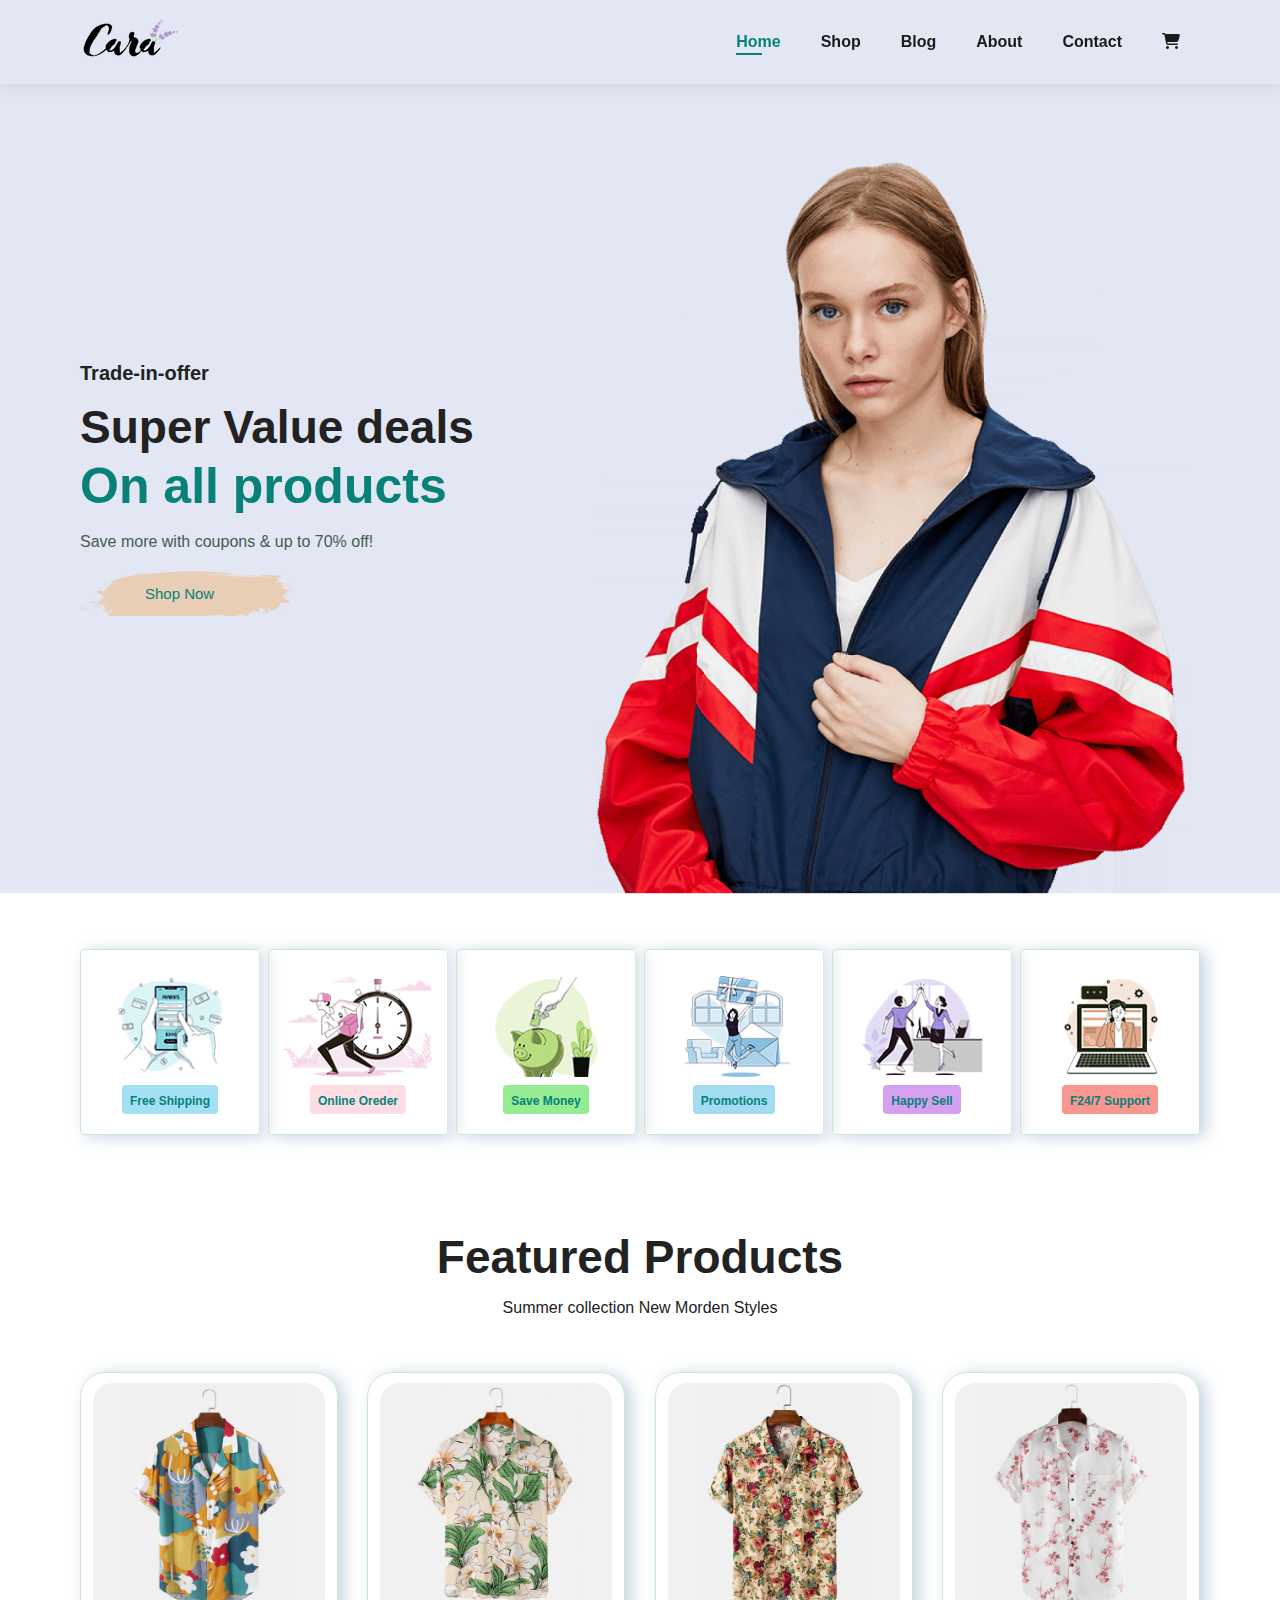
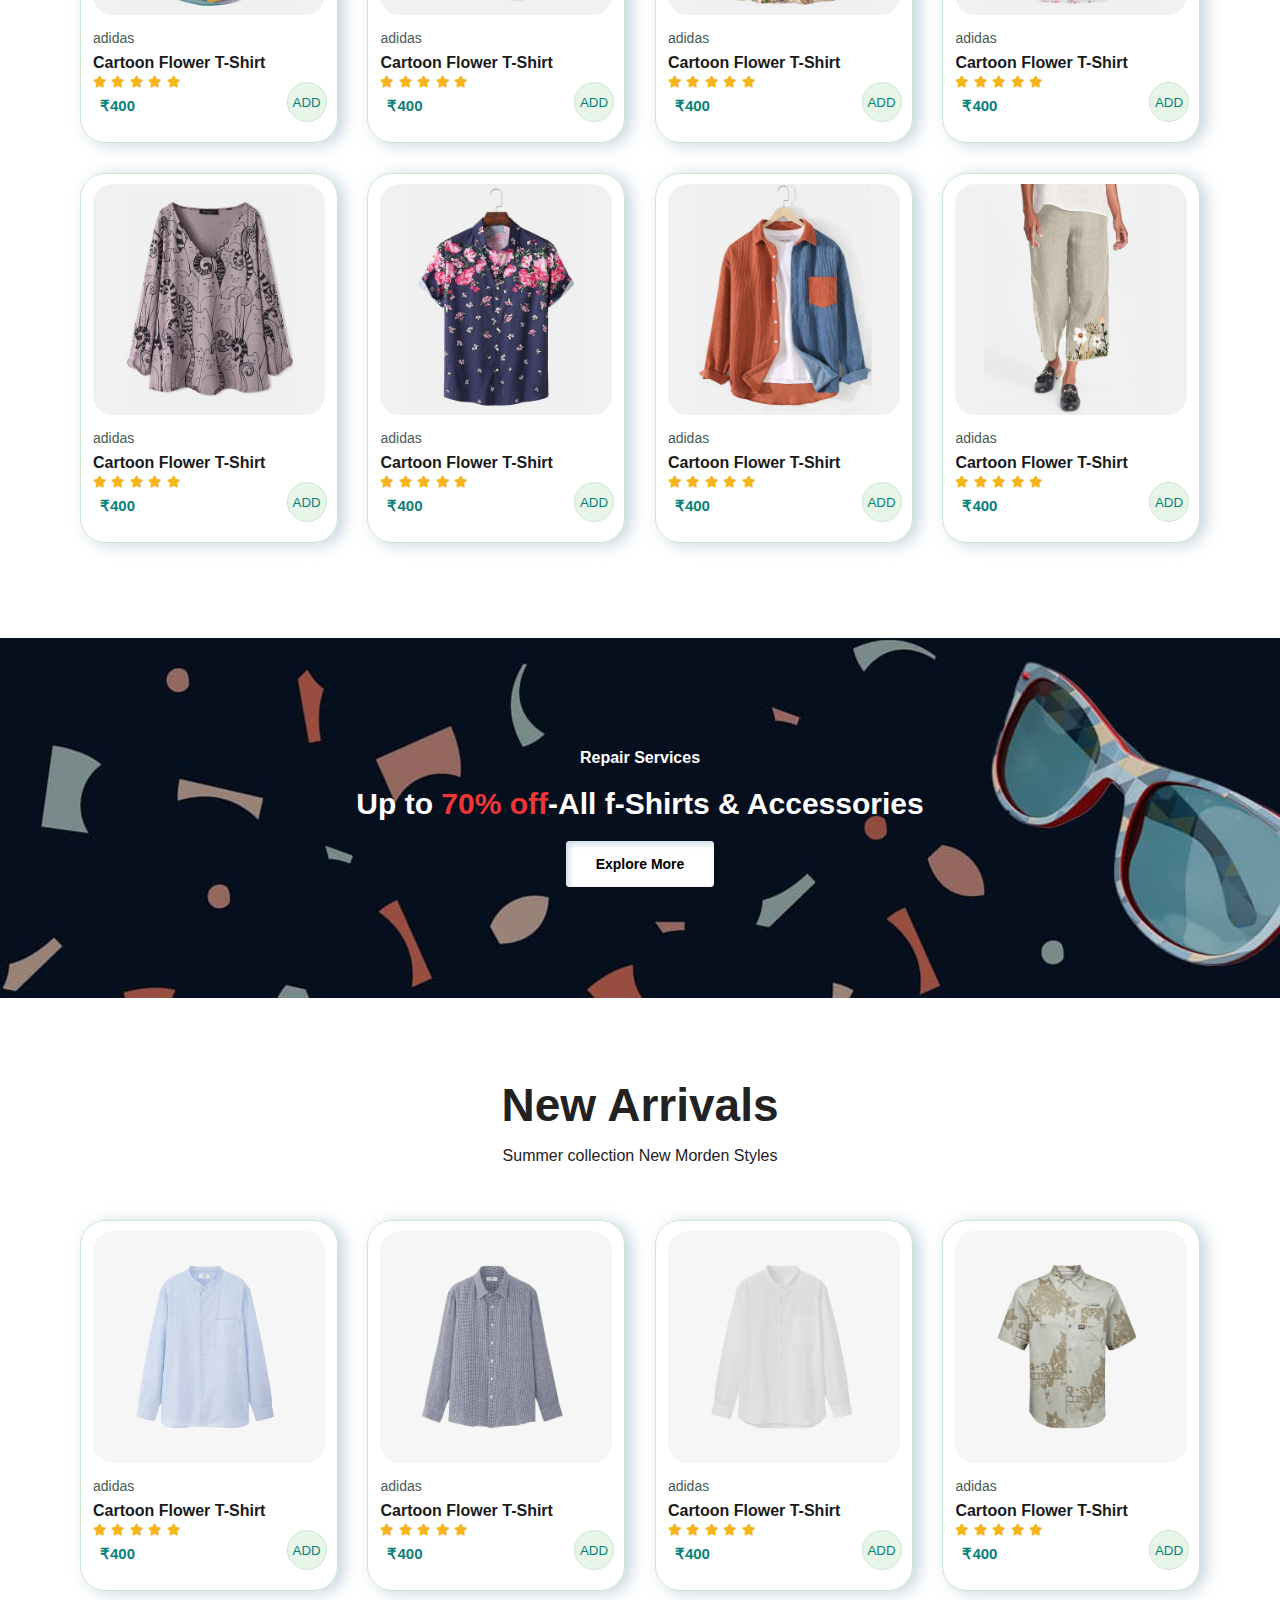
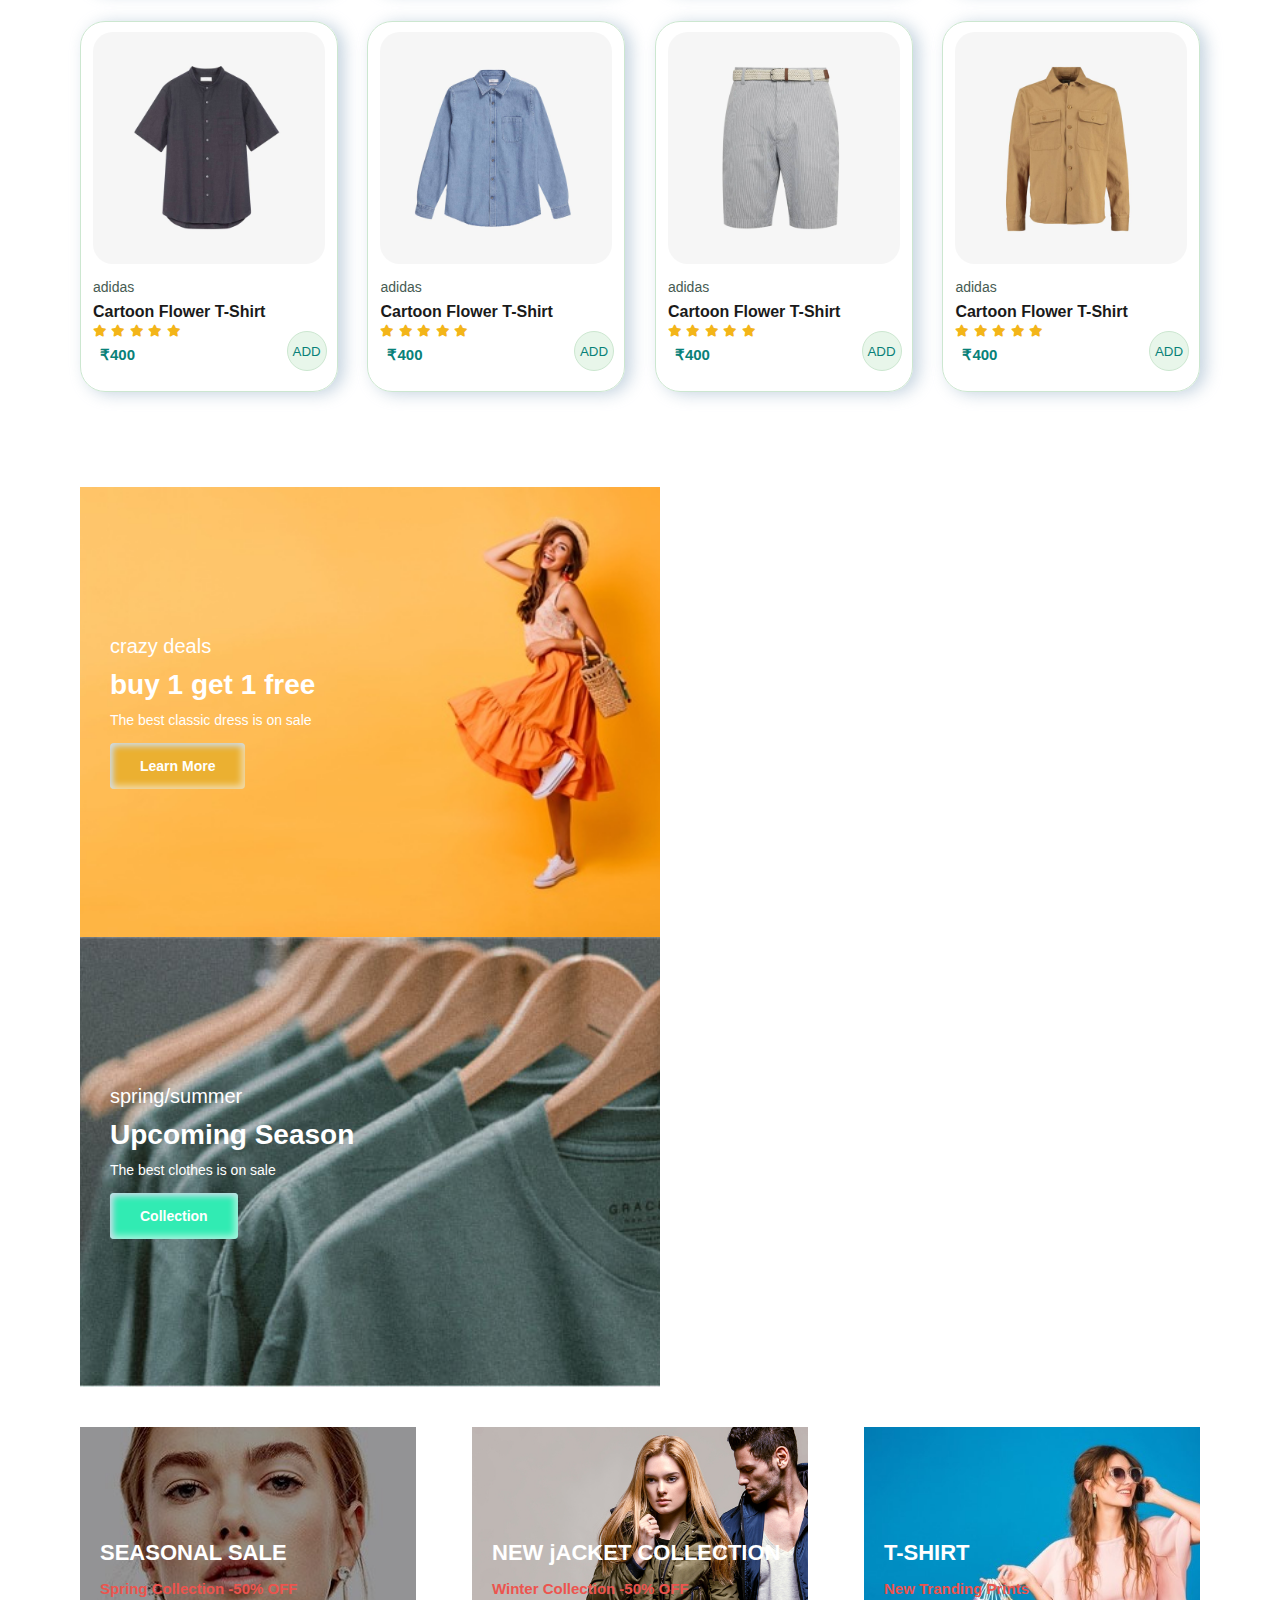
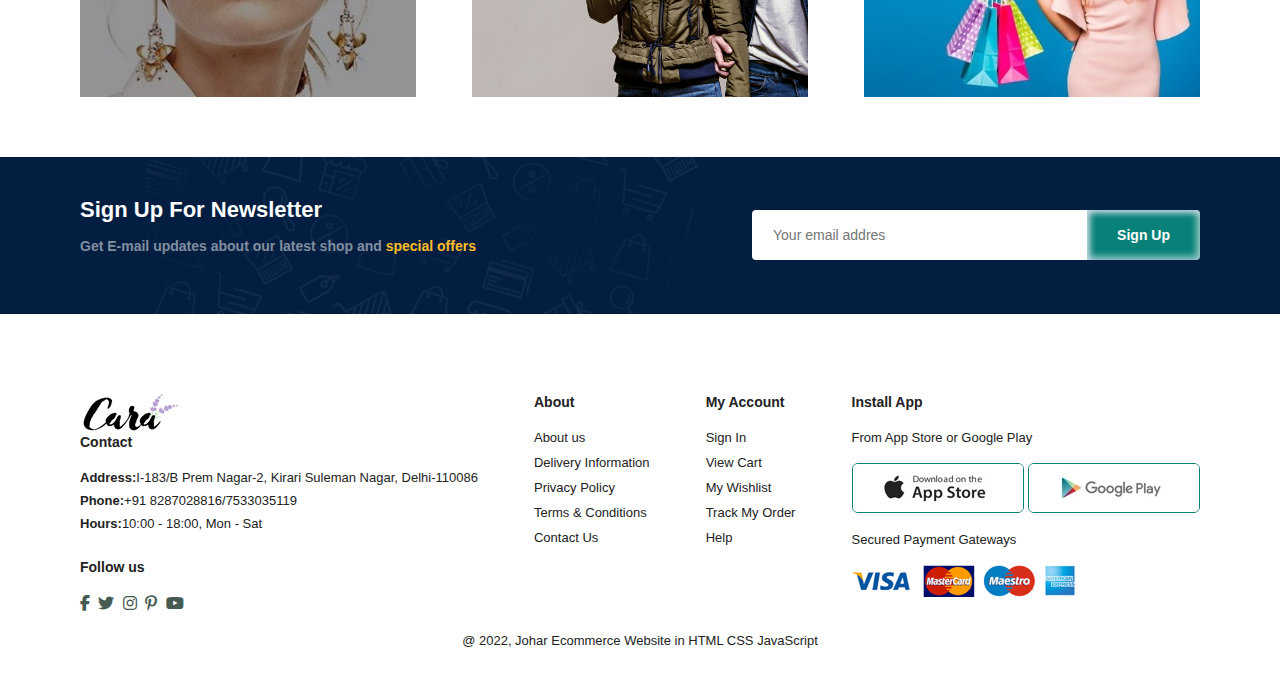
<file: index.html>
<!DOCTYPE html>
<html lang="en">

<head>
    <meta charset="UTF-8">
    <meta http-equiv="X-UA-Compatible" content="IE=edge">
    <meta name="viewport" content="width=device-width, initial-scale=1.0">
    <title>Johar Ecommerce Website</title>
    <link rel="stylesheet" href="https://cdnjs.cloudflare.com/ajax/libs/font-awesome/6.1.1/css/all.css">
    <link rel="stylesheet" href="style.css">
</head>

<body>
    <section id="hedar">
        <a href="#"><img src="img/logo.png" alt="logo"></a>

        <div>
            <ul class="navbar" id="navbar">
                <li><a class="active" href="index.html">Home</a></li>
                <li><a href="shop.html">Shop</a></li>
                <li><a href="blog.html">Blog</a></li>
                <li><a href="about.html">About</a></li>
                <li><a href="contact.html">Contact</a></li>
                <li id="lg-bag"><a href="cart.html"><i class="fa-solid fa-cart-shopping"></i></a></li>
                <a href="#" id="close"><i class="fas fa-times"></i></a>
            </ul>
        </div>
        <div id="mobile">
            <a href="cart.html"><i class="fa-solid fa-cart-shopping"></i></a>
            <i id="bar" class="fas fa-outdent "></i>
        </div>
    </section>

    <section id="hero">
        <h4>Trade-in-offer</h4>
        <h2>Super Value deals</h2>
        <h1>On all products</h1>
        <p>Save more with coupons & up to 70% off!</p>
        <button>Shop Now</button>
    </section>


    <section id="feature" class="section-p1">
        <div class="fe-box">
            <img src="img/features/f1.png" alt="">
            <h6>Free Shipping</h6>
        </div>
        <div class="fe-box">
            <img src="img/features/f2.png" alt="">
            <h6>Online Oreder</h6>
        </div>
        <div class="fe-box">
            <img src="img/features/f3.png" alt="">
            <h6>Save Money</h6>
        </div>
        <div class="fe-box">
            <img src="img/features/f4.png" alt="">
            <h6>Promotions</h6>
        </div>
        <div class="fe-box">
            <img src="img/features/f5.png" alt="">
            <h6>Happy Sell</h6>
        </div>
        <div class="fe-box">
            <img src="img/features/f6.png" alt="">
            <h6>F24/7 Support</h6>
        </div>

    </section>

    <section id="product1" class="section-p1">
        <h2>Featured Products</h2>
        <p>Summer collection New Morden Styles</p>
        <div class="pro-container">
            <div class="pro" id="item1">
                <img src="img/products/f1.jpg" alt="">
                <div class="descrip">
                    <span>adidas</span>
                    <h5>Cartoon Flower T-Shirt</h5>
                    <div class="star">
                        <i class="fas fa-star"></i>
                        <i class="fas fa-star"></i>
                        <i class="fas fa-star"></i>
                        <i class="fas fa-star"></i>
                        <i class="fas fa-star"></i>
                    </div>
                    <h4>₹400</h4>
                </div>
                <button class="cart" onclick="addToCart(item1)">ADD</button>
            </div>
            <div class="pro">
                <img src="img/products/f2.jpg" alt="">
                <div class="descrip">
                    <span>adidas</span>
                    <h5>Cartoon Flower T-Shirt</h5>
                    <div class="star">
                        <i class="fas fa-star"></i>
                        <i class="fas fa-star"></i>
                        <i class="fas fa-star"></i>
                        <i class="fas fa-star"></i>
                        <i class="fas fa-star"></i>
                    </div>
                    <h4>₹400</h4>
                </div>
                <button class="cart" onclick="addToCart">ADD</button>
            </div>
            <div class="pro">
                <img src="img/products/f3.jpg" alt="">
                <div class="descrip">
                    <span>adidas</span>
                    <h5>Cartoon Flower T-Shirt</h5>
                    <div class="star">
                        <i class="fas fa-star"></i>
                        <i class="fas fa-star"></i>
                        <i class="fas fa-star"></i>
                        <i class="fas fa-star"></i>
                        <i class="fas fa-star"></i>
                    </div>
                    <h4>₹400</h4>
                </div>
                <button class="cart">ADD</button>
            </div>
            <div class="pro">
                <img src="img/products/f4.jpg" alt="">
                <div class="descrip">
                    <span>adidas</span>
                    <h5>Cartoon Flower T-Shirt</h5>
                    <div class="star">
                        <i class="fas fa-star"></i>
                        <i class="fas fa-star"></i>
                        <i class="fas fa-star"></i>
                        <i class="fas fa-star"></i>
                        <i class="fas fa-star"></i>
                    </div>
                    <h4>₹400</h4>
                </div>
                <button class="cart">ADD</button>
            </div>
            <div class="pro">
                <img src="img/products/f8.jpg" alt="">
                <div class="descrip">
                    <span>adidas</span>
                    <h5>Cartoon Flower T-Shirt</h5>
                    <div class="star">
                        <i class="fas fa-star"></i>
                        <i class="fas fa-star"></i>
                        <i class="fas fa-star"></i>
                        <i class="fas fa-star"></i>
                        <i class="fas fa-star"></i>
                    </div>
                    <h4>₹400</h4>
                </div>
                <button class="cart">ADD</button>
            </div>
            <div class="pro">
                <img src="img/products/f5.jpg" alt="">
                <div class="descrip">
                    <span>adidas</span>
                    <h5>Cartoon Flower T-Shirt</h5>
                    <div class="star">
                        <i class="fas fa-star"></i>
                        <i class="fas fa-star"></i>
                        <i class="fas fa-star"></i>
                        <i class="fas fa-star"></i>
                        <i class="fas fa-star"></i>
                    </div>
                    <h4>₹400</h4>
                </div>
                <button class="cart">ADD</button>
            </div>
            <div class="pro">
                <img src="img/products/f6.jpg" alt="">
                <div class="descrip">
                    <span>adidas</span>
                    <h5>Cartoon Flower T-Shirt</h5>
                    <div class="star">
                        <i class="fas fa-star"></i>
                        <i class="fas fa-star"></i>
                        <i class="fas fa-star"></i>
                        <i class="fas fa-star"></i>
                        <i class="fas fa-star"></i>
                    </div>
                    <h4>₹400</h4>
                </div>
                <button class="cart">ADD</button>
            </div>
            <div class="pro">
                <img src="img/products/f7.jpg" alt="">
                <div class="descrip">
                    <span>adidas</span>
                    <h5>Cartoon Flower T-Shirt</h5>
                    <div class="star">
                        <i class="fas fa-star"></i>
                        <i class="fas fa-star"></i>
                        <i class="fas fa-star"></i>
                        <i class="fas fa-star"></i>
                        <i class="fas fa-star"></i>
                    </div>
                    <h4>₹400</h4>
                </div>
                <button class="cart">ADD</button>
            </div>
        </div>
    </section>

    <section id="banner" class="section-m1">
        <h4>Repair Services</h4>
        <h2>Up to <span>70% off</span>-All f-Shirts & Accessories</h2>
        <button class="normal">Explore More</button>
    </section>

    <section id="product1" class="section-p1">
        <h2>New Arrivals</h2>
        <p>Summer collection New Morden Styles</p>
        <div class="pro-container">
            <div class="pro">
                <img src="img/products/n1.jpg" alt="">
                <div class="descrip">
                    <span>adidas</span>
                    <h5>Cartoon Flower T-Shirt</h5>
                    <div class="star">
                        <i class="fas fa-star"></i>
                        <i class="fas fa-star"></i>
                        <i class="fas fa-star"></i>
                        <i class="fas fa-star"></i>
                        <i class="fas fa-star"></i>
                    </div>
                    <h4>₹400</h4>
                </div>
                <button class="cart">ADD</button>
            </div>
            <div class="pro">
                <img src="img/products/n2.jpg" alt="">
                <div class="descrip">
                    <span>adidas</span>
                    <h5>Cartoon Flower T-Shirt</h5>
                    <div class="star">
                        <i class="fas fa-star"></i>
                        <i class="fas fa-star"></i>
                        <i class="fas fa-star"></i>
                        <i class="fas fa-star"></i>
                        <i class="fas fa-star"></i>
                    </div>
                    <h4>₹400</h4>
                </div>
                <button class="cart">ADD</button>
            </div>
            <div class="pro">
                <img src="img/products/n3.jpg" alt="">
                <div class="descrip">
                    <span>adidas</span>
                    <h5>Cartoon Flower T-Shirt</h5>
                    <div class="star">
                        <i class="fas fa-star"></i>
                        <i class="fas fa-star"></i>
                        <i class="fas fa-star"></i>
                        <i class="fas fa-star"></i>
                        <i class="fas fa-star"></i>
                    </div>
                    <h4>₹400</h4>
                </div>
                <button class="cart">ADD</button>
            </div>
            <div class="pro">
                <img src="img/products/n4.jpg" alt="">
                <div class="descrip">
                    <span>adidas</span>
                    <h5>Cartoon Flower T-Shirt</h5>
                    <div class="star">
                        <i class="fas fa-star"></i>
                        <i class="fas fa-star"></i>
                        <i class="fas fa-star"></i>
                        <i class="fas fa-star"></i>
                        <i class="fas fa-star"></i>
                    </div>
                    <h4>₹400</h4>
                </div>
                <button class="cart">ADD</button>
            </div>
            <div class="pro">
                <img src="img/products/n8.jpg" alt="">
                <div class="descrip">
                    <span>adidas</span>
                    <h5>Cartoon Flower T-Shirt</h5>
                    <div class="star">
                        <i class="fas fa-star"></i>
                        <i class="fas fa-star"></i>
                        <i class="fas fa-star"></i>
                        <i class="fas fa-star"></i>
                        <i class="fas fa-star"></i>
                    </div>
                    <h4>₹400</h4>
                </div>
                <button class="cart">ADD</button>
            </div>
            <div class="pro">
                <img src="img/products/n5.jpg" alt="">
                <div class="descrip">
                    <span>adidas</span>
                    <h5>Cartoon Flower T-Shirt</h5>
                    <div class="star">
                        <i class="fas fa-star"></i>
                        <i class="fas fa-star"></i>
                        <i class="fas fa-star"></i>
                        <i class="fas fa-star"></i>
                        <i class="fas fa-star"></i>
                    </div>
                    <h4>₹400</h4>
                </div>
                <button class="cart">ADD</button>
            </div>
            <div class="pro">
                <img src="img/products/n6.jpg" alt="">
                <div class="descrip">
                    <span>adidas</span>
                    <h5>Cartoon Flower T-Shirt</h5>
                    <div class="star">
                        <i class="fas fa-star"></i>
                        <i class="fas fa-star"></i>
                        <i class="fas fa-star"></i>
                        <i class="fas fa-star"></i>
                        <i class="fas fa-star"></i>
                    </div>
                    <h4>₹400</h4>
                </div>
                <button class="cart">ADD</button>
            </div>
            <div class="pro">
                <img src="img/products/n7.jpg" alt="">
                <div class="descrip">
                    <span>adidas</span>
                    <h5>Cartoon Flower T-Shirt</h5>
                    <div class="star">
                        <i class="fas fa-star"></i>
                        <i class="fas fa-star"></i>
                        <i class="fas fa-star"></i>
                        <i class="fas fa-star"></i>
                        <i class="fas fa-star"></i>
                    </div>
                    <h4>₹400</h4>
                </div>
                <button class="cart">ADD</button>
            </div>
        </div>
    </section>

    <section id="sm-banner" class="section-p1">
        <div class="banner-box">
            <h4>crazy deals</h4>
            <h2>buy 1 get 1 free</h2>
            <span>The best classic dress is on sale</span>
            <button class="normal">Learn More</button>
        </div>
        <div class="banner-box box2">
            <h4>spring/summer</h4>
            <h2>Upcoming Season</h2>
            <span>The best clothes is on sale</span>
            <button class="normal">Collection</button>
        </div>
    </section>

    <section id="banner3">
        <div class="banner-box">
            <h2>SEASONAL SALE</h2>
            <h3>Spring Collection -50% OFF</h3>
        </div>
        <div class="banner-box box2">
            <h2>NEW jACKET COLLECTION</h2>
            <h3>Winter Collection -50% OFF</h3>
        </div>
        <div class="banner-box box3">
            <h2>T-SHIRT</h2>
            <h3>New Tranding Prints</h3>
        </div>
    </section>

    <section id="newsletter" class="section-p1 section-m1">
        <div class="newstext">
            <h4>Sign Up For Newsletter</h4>
            <p>Get E-mail updates about our latest shop and <span>special offers</span></p>
        </div>
        <div class="form">
            <input type="text" placeholder="Your email addres">
            <button class="normal">Sign Up</button>
        </div>
    </section>

    <footer class="section-p1">
        <div class="col">
            <img class="logo" src="img/logo.png" alt="">
            <h4>Contact</h4>
            <p><strong>Address:</strong>I-183/B Prem Nagar-2, Kirari Suleman Nagar, Delhi-110086</p>
            <p><strong>Phone:</strong>+91 8287028816/7533035119</p>
            <p><strong>Hours:</strong>10:00 - 18:00, Mon - Sat</p>
            <div class="follow">
                <h4>Follow us</h4>
                <div class="icon">
                    <i class="fab fa-facebook-f"></i>
                    <i class="fab fa-twitter"></i>
                    <i class="fab fa-instagram"></i>
                    <i class="fab fa-pinterest-p"></i>
                    <i class="fab fa-youtube"></i>
                </div>
            </div>
        </div>
        <div class="col">
            <h4>About</h4>
            <a href="#">About us</a>
            <a href="#">Delivery Information</a>
            <a href="#">Privacy Policy</a>
            <a href="#">Terms & Conditions</a>
            <a href="#">Contact Us</a>
        </div>
        <div class="col">
            <h4>My Account</h4>
            <a href="#">Sign In</a>
            <a href="#">View Cart</a>
            <a href="#">My Wishlist</a>
            <a href="#">Track My Order</a>
            <a href="#">Help</a>
        </div>
        <div class="col install">
            <h4>Install App</h4>
            <p>From App Store or Google Play</p>
            <div class="row">
                <img src="img/pay/app.jpg" alt="">
                <img src="img/pay/play.jpg" alt="">
            </div>
            <p>Secured Payment Gateways</p>
            <img src="img/pay/pay.png" alt="">
        </div>
        <div class="copyright">
            <p>@ 2022, Johar Ecommerce Website in HTML CSS JavaScript</p>
        </div>
    </footer>
    <script src="index.js"></script>
</body>

</html>
</file>
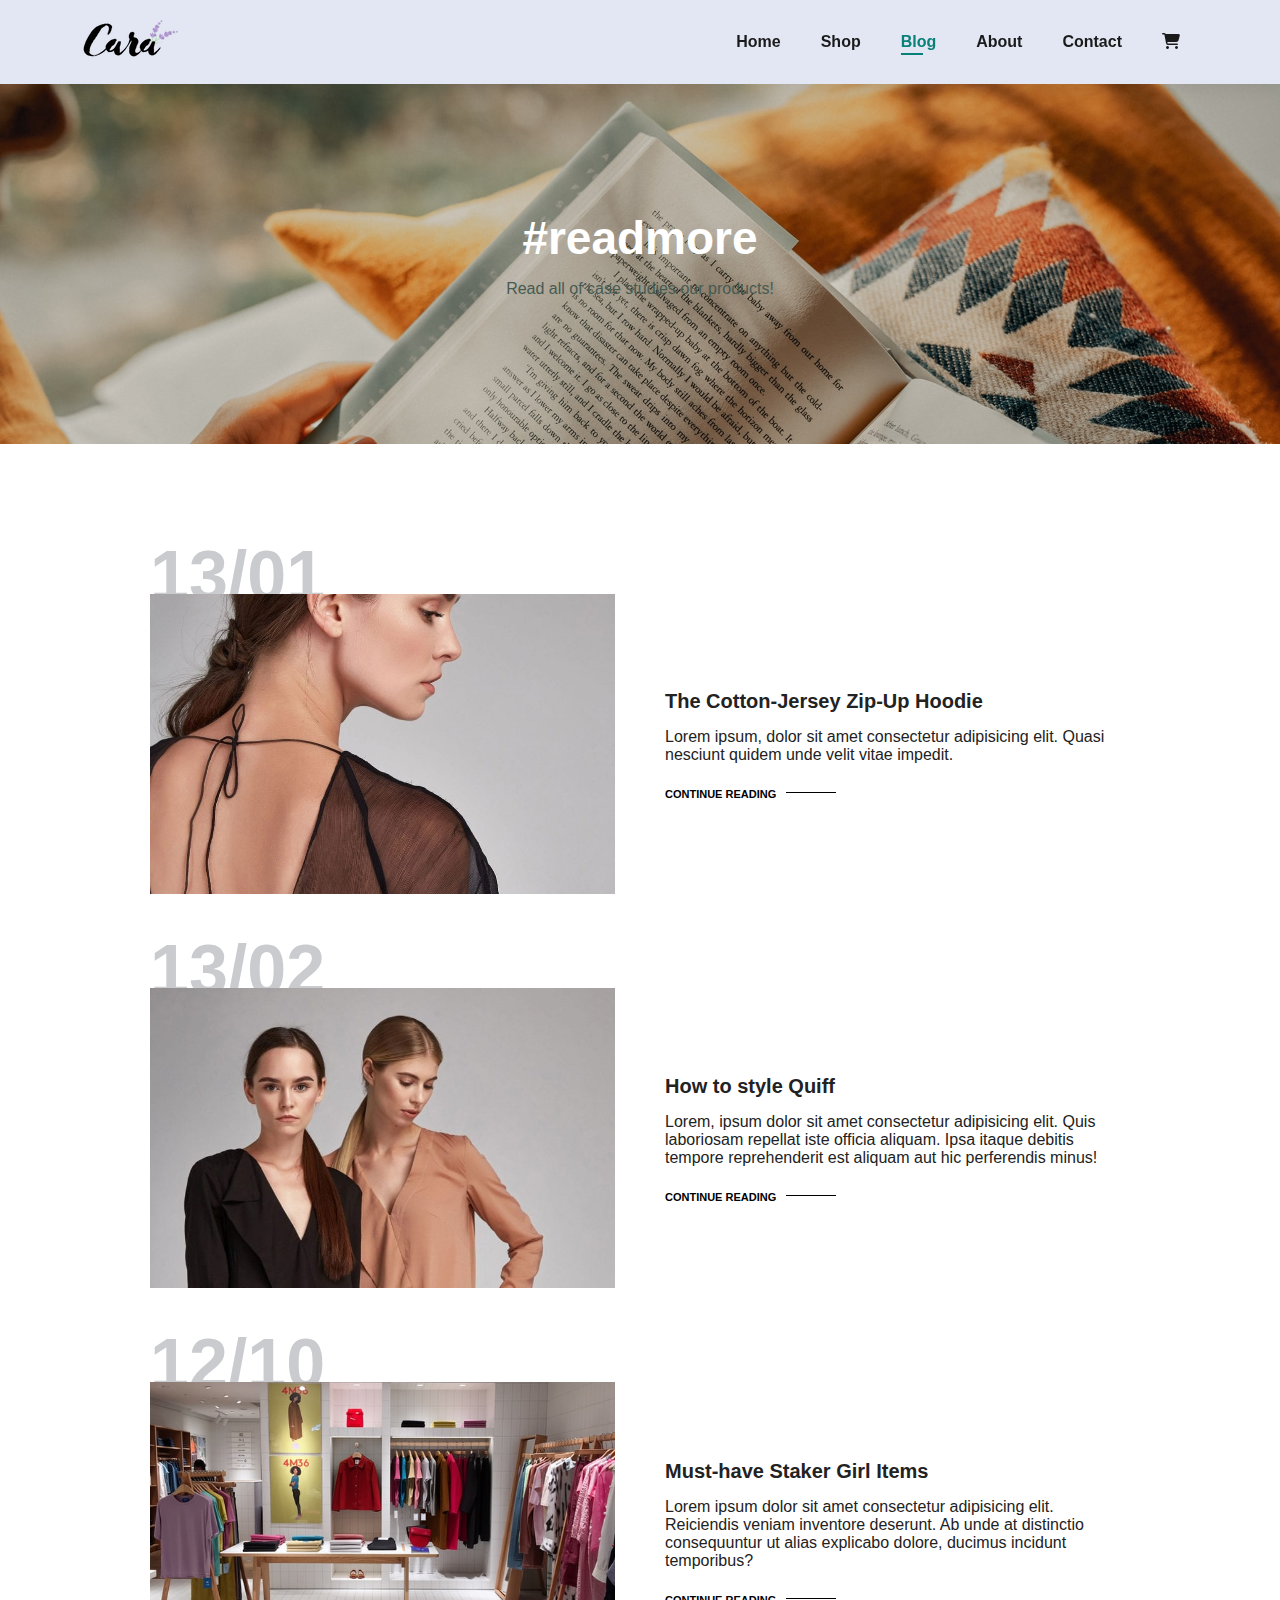
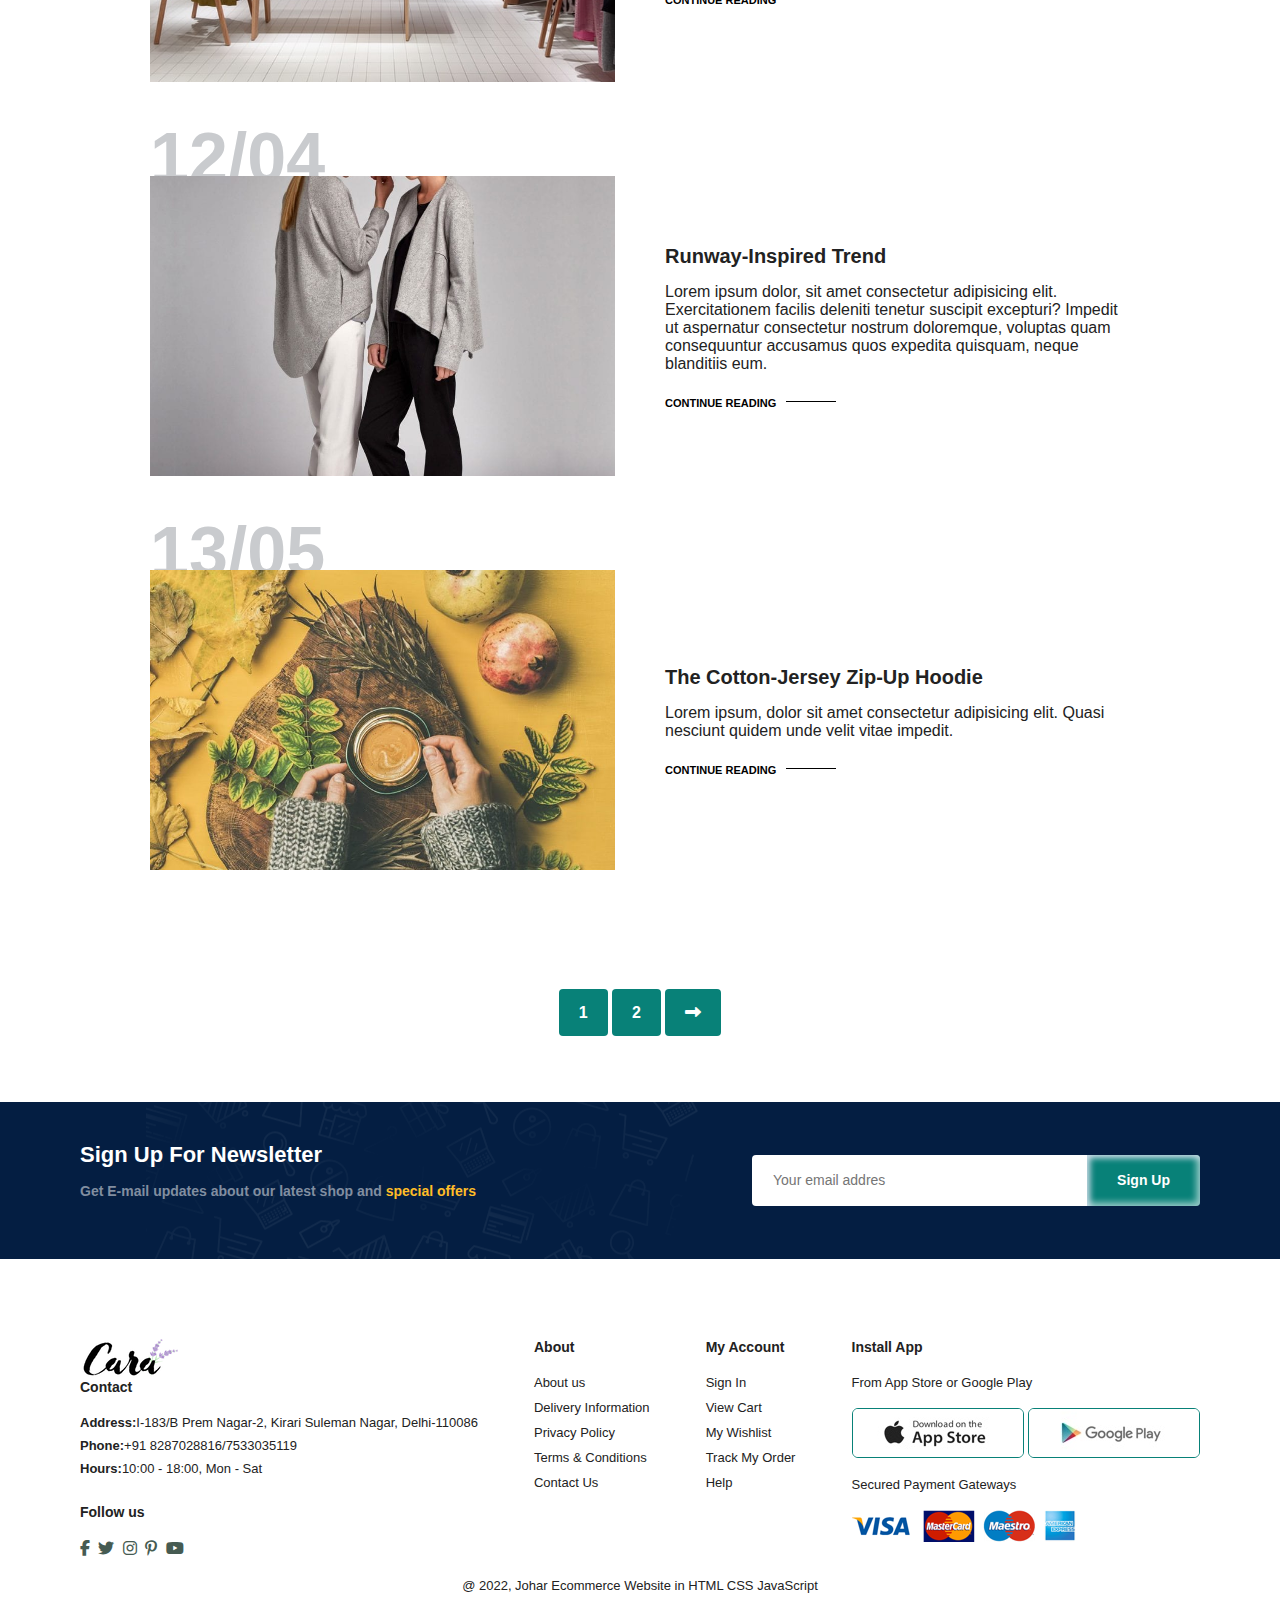
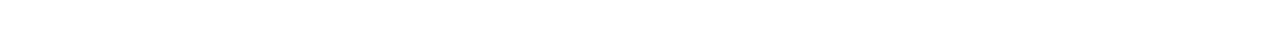
<file: blog.html>
<!DOCTYPE html>
<html lang="en">

<head>
    <meta charset="UTF-8">
    <meta http-equiv="X-UA-Compatible" content="IE=edge">
    <meta name="viewport" content="width=device-width, initial-scale=1.0">
    <title>Johar Ecommerce Website</title>
    <link rel="stylesheet" href="https://cdnjs.cloudflare.com/ajax/libs/font-awesome/6.1.1/css/all.css">
    <link rel="stylesheet" href="style.css">
</head>

<body>
    <section id="hedar">
        <a href="#"><img src="img/logo.png" alt="logo"></a>

        <div>
            <ul id="navbar" class="navbar">
                <li><a href="index.html">Home</a></li>
                <li><a href="shop.html">Shop</a></li>
                <li><a class="active" href="blog.html">Blog</a></li>
                <li><a href="about.html">About</a></li>
                <li><a href="contact.html">Contact</a></li>
                <li id="lg-bag"><a href="cart.html"><i class="fa-solid fa-cart-shopping"></i></a></li>
                <a href="#" id="close"><i class="fas fa-times"></i></a>
            </ul>
        </div>
        <div id="mobile">
            <a href="cart.html"><i class="fa-solid fa-cart-shopping"></i></a>
            <i id="bar" class="fas fa-outdent"></i>
        </div>
    </section>

    <section id="page-header" class="blog-header">
        <h2>#readmore</h2>
        <p>Read all of case studies our products!</p>
    </section>

    <section id="blog">
        <div class="blog-box">
            <div class="blog-img">
                <img src="img/blog/b1.jpg" alt="">
            </div>
            <div class="blog-details">
                <h4>The Cotton-Jersey Zip-Up Hoodie</h4>
                <p>Lorem ipsum, dolor sit amet consectetur adipisicing elit. Quasi nesciunt quidem unde velit vitae
                    impedit.</p>
                <a href="#">CONTINUE READING</a>
            </div>
            <h1>13/01</h1>
        </div>
        <div class="blog-box">
            <div class="blog-img">
                <img src="img/blog/b2.jpg" alt="">
            </div>
            <div class="blog-details">
                <h4>How to style Quiff</h4>
                <p>Lorem, ipsum dolor sit amet consectetur adipisicing elit. Quis laboriosam repellat iste officia
                    aliquam. Ipsa itaque debitis tempore reprehenderit est aliquam aut hic perferendis minus!</p>
                <a href="#">CONTINUE READING</a>
            </div>
            <h1>13/02</h1>
        </div>
        <div class="blog-box">
            <div class="blog-img">
                <img src="img/blog/b3.jpg" alt="">
            </div>
            <div class="blog-details">
                <h4>Must-have Staker Girl Items</h4>
                <p>Lorem ipsum dolor sit amet consectetur adipisicing elit. Reiciendis veniam inventore deserunt. Ab
                    unde at distinctio consequuntur ut alias explicabo dolore, ducimus incidunt temporibus?</p>
                <a href="#">CONTINUE READING</a>
            </div>
            <h1>12/10</h1>
        </div>
        <div class="blog-box">
            <div class="blog-img">
                <img src="img/blog/b4.jpg" alt="">
            </div>
            <div class="blog-details">
                <h4>Runway-Inspired Trend</h4>
                <p>Lorem ipsum dolor, sit amet consectetur adipisicing elit. Exercitationem facilis deleniti tenetur
                    suscipit excepturi? Impedit ut aspernatur consectetur nostrum doloremque, voluptas quam consequuntur
                    accusamus quos expedita quisquam, neque blanditiis eum.</p>
                <a href="#">CONTINUE READING</a>
            </div>
            <h1>12/04</h1>
        </div>
        <div class="blog-box">
            <div class="blog-img">
                <img src="img/blog/b6.jpg" alt="">
            </div>
            <div class="blog-details">
                <h4>The Cotton-Jersey Zip-Up Hoodie</h4>
                <p>Lorem ipsum, dolor sit amet consectetur adipisicing elit. Quasi nesciunt quidem unde velit vitae
                    impedit.</p>
                <a href="#">CONTINUE READING</a>
            </div>
            <h1>13/05</h1>
        </div>
    </section>
    <section id="pagination" class="section-p1">
        <a href="#">1</a>
        <a href="#">2</a>
        <a href="#"><i class=" fas fa-long-arrow-alt-right"></i></a>
    </section>

    <section id="newsletter" class="section-p1 section-m1">
        <div class="newstext">
            <h4>Sign Up For Newsletter</h4>
            <p>Get E-mail updates about our latest shop and <span>special offers</span></p>
        </div>
        <div class="form">
            <input type="text" placeholder="Your email addres">
            <button class="normal">Sign Up</button>
        </div>
    </section>

    <footer class="section-p1">
        <div class="col">
            <img class="logo" src="img/logo.png" alt="">
            <h4>Contact</h4>
            <p><strong>Address:</strong>I-183/B Prem Nagar-2, Kirari Suleman Nagar, Delhi-110086</p>
            <p><strong>Phone:</strong>+91 8287028816/7533035119</p>
            <p><strong>Hours:</strong>10:00 - 18:00, Mon - Sat</p>
            <div class="follow">
                <h4>Follow us</h4>
                <div class="icon">
                    <i class="fab fa-facebook-f"></i>
                    <i class="fab fa-twitter"></i>
                    <i class="fab fa-instagram"></i>
                    <i class="fab fa-pinterest-p"></i>
                    <i class="fab fa-youtube"></i>
                </div>
            </div>
        </div>
        <div class="col">
            <h4>About</h4>
            <a href="#">About us</a>
            <a href="#">Delivery Information</a>
            <a href="#">Privacy Policy</a>
            <a href="#">Terms & Conditions</a>
            <a href="#">Contact Us</a>
        </div>
        <div class="col">
            <h4>My Account</h4>
            <a href="#">Sign In</a>
            <a href="#">View Cart</a>
            <a href="#">My Wishlist</a>
            <a href="#">Track My Order</a>
            <a href="#">Help</a>
        </div>
        <div class="col install">
            <h4>Install App</h4>
            <p>From App Store or Google Play</p>
            <div class="row">
                <img src="img/pay/app.jpg" alt="">
                <img src="img/pay/play.jpg" alt="">
            </div>
            <p>Secured Payment Gateways</p>
            <img src="img/pay/pay.png" alt="">
        </div>
        <div class="copyright">
            <p>@ 2022, Johar Ecommerce Website in HTML CSS JavaScript</p>
        </div>
    </footer>
    <script src="index.js"></script>
</body>

</html>
</file>
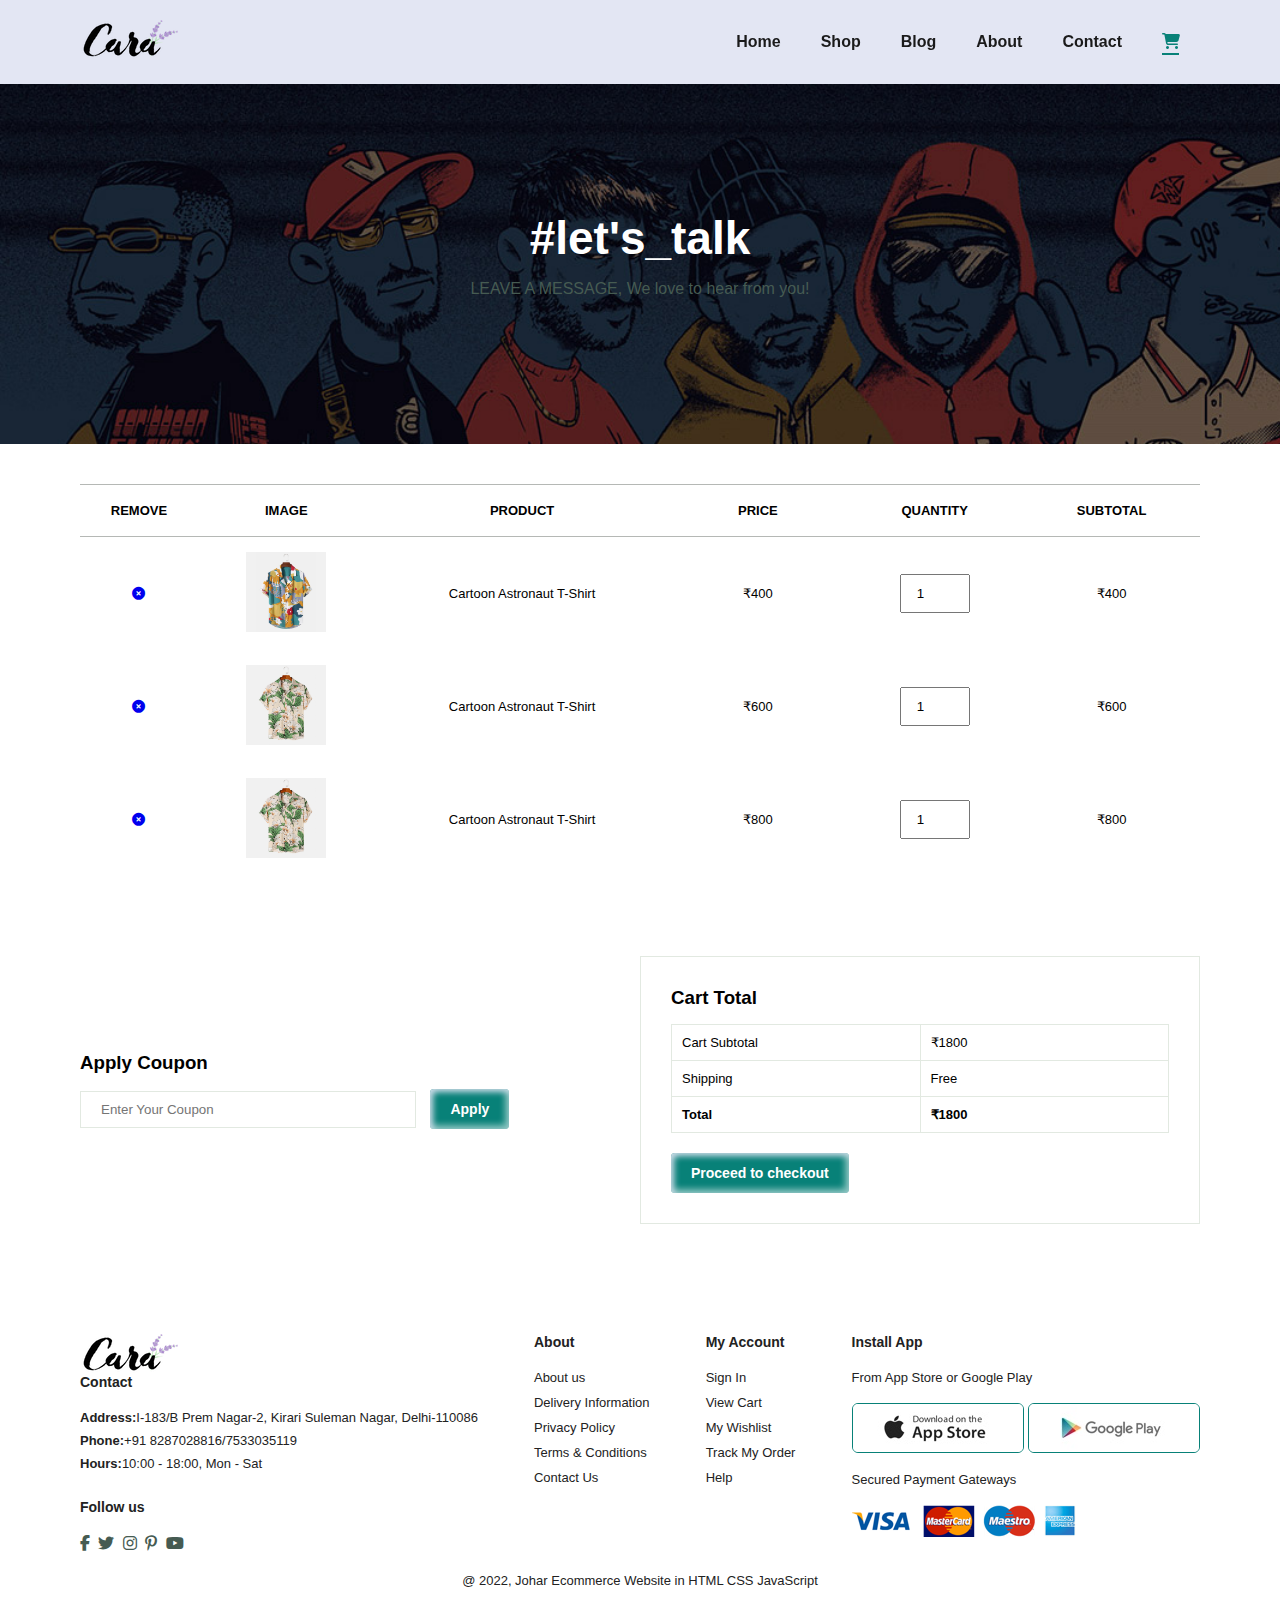
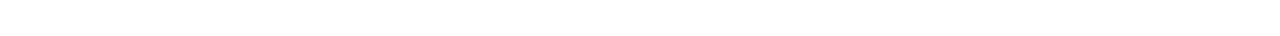
<file: cart.html>
<!DOCTYPE html>
<html lang="en">

<head>
    <meta charset="UTF-8">
    <meta http-equiv="X-UA-Compatible" content="IE=edge">
    <meta name="viewport" content="width=device-width, initial-scale=1.0">
    <title>Johar Ecommerce Website</title>
    <link rel="stylesheet" href="https://cdnjs.cloudflare.com/ajax/libs/font-awesome/6.1.1/css/all.css">
    <link rel="stylesheet" href="style.css">
</head>

<body>
    <section id="hedar">
        <a href="#"><img src="img/logo.png" alt="logo"></a>

        <div>
            <ul id="navbar" class="navbar">
                <li><a href="index.html">Home</a></li>
                <li><a href="shop.html">Shop</a></li>
                <li><a href="blog.html">Blog</a></li>
                <li><a href="about.html">About</a></li>
                <li><a href="contact.html">Contact</a></li>
                <li id="lg-bag"><a class="active" href="cart.html"><i class="fa-solid fa-cart-shopping"></i></a></li>
                <a href="#" id="close"><i class="fas fa-times"></i></a>
            </ul>
        </div>
        <div id="mobile">
            <a href="cart.html"><i class="fa-solid fa-cart-shopping"></i></a>
            <i id="bar" class="fas fa-outdent"></i>
        </div>
    </section>

    <section id="page-header" class="contact-header">
        <h2>#let's_talk</h2>
        <p>LEAVE A MESSAGE, We love to hear from you!</p>
    </section>

    <section id="cart" class="section-p1">
        <table width="100%">
            <thead>
                <tr>
                    <td>Remove</td>
                    <td>Image</td>
                    <td>Product</td>
                    <td>Price</td>
                    <td>Quantity</td>
                    <td>Subtotal</td>
                </tr>
            </thead>
            <tbody>
                <tr>
                    <td><a href="#"><i class="fas fa-times-circle"></i></a></td>
                    <td><img src="img/products/f1.jpg" alt=""></td>
                    <td>Cartoon Astronaut T-Shirt</td>
                    <td>₹400</td>
                    <td><input type="number" value="1" class="price"></td>
                    <td class="subtotal">₹400</td>
                </tr>
                <tr>
                    <td><a href="#"><i class="fas fa-times-circle"></i></a></td>
                    <td><img src="img/products/f2.jpg" alt=""></td>
                    <td>Cartoon Astronaut T-Shirt</td>
                    <td>₹600</td>
                    <td><input type="number" value="1" class="price"></td>
                    <td class="subtotal">₹600</td>
                </tr>
                <tr>
                    <td><a href="#"><i class="fas fa-times-circle"></i></a></td>
                    <td><img src="img/products/f2.jpg" alt=""></td>
                    <td>Cartoon Astronaut T-Shirt</td>
                    <td>₹800</td>
                    <td><input type="number" value="1" class="price"></td>
                    <td class="subtotal">₹800</td>
                </tr>
            </tbody>
        </table>
    </section>

    <section id="cart-add" class="section-p1">
        <div id="coupon">
            <h3>Apply Coupon</h3>
            <div>
                <input type="text" placeholder="Enter Your Coupon">
                <button class="normal">Apply</button>
            </div>
        </div>
        <div id="total">
            <h3>Cart Total</h3>
            <table>
                <tr>
                    <td>Cart Subtotal</td>
                    <td>₹1800</td>
                </tr>
                <tr>
                    <td>Shipping</td>
                    <td>Free</td>
                </tr>
                <tr>
                    <td><strong>Total</strong></td>
                    <td><strong>₹1800</strong></td>
                </tr>
            </table>
            <button class="normal">Proceed to checkout</button>
        </div>
    </section>

    <footer class="section-p1">
        <div class="col">
            <img class="logo" src="img/logo.png" alt="">
            <h4>Contact</h4>
            <p><strong>Address:</strong>I-183/B Prem Nagar-2, Kirari Suleman Nagar, Delhi-110086</p>
            <p><strong>Phone:</strong>+91 8287028816/7533035119</p>
            <p><strong>Hours:</strong>10:00 - 18:00, Mon - Sat</p>
            <div class="follow">
                <h4>Follow us</h4>
                <div class="icon">
                    <i class="fab fa-facebook-f"></i>
                    <i class="fab fa-twitter"></i>
                    <i class="fab fa-instagram"></i>
                    <i class="fab fa-pinterest-p"></i>
                    <i class="fab fa-youtube"></i>
                </div>
            </div>
        </div>
        <div class="col">
            <h4>About</h4>
            <a href="#">About us</a>
            <a href="#">Delivery Information</a>
            <a href="#">Privacy Policy</a>
            <a href="#">Terms & Conditions</a>
            <a href="#">Contact Us</a>
        </div>
        <div class="col">
            <h4>My Account</h4>
            <a href="#">Sign In</a>
            <a href="#">View Cart</a>
            <a href="#">My Wishlist</a>
            <a href="#">Track My Order</a>
            <a href="#">Help</a>
        </div>
        <div class="col install">
            <h4>Install App</h4>
            <p>From App Store or Google Play</p>
            <div class="row">
                <img src="img/pay/app.jpg" alt="">
                <img src="img/pay/play.jpg" alt="">
            </div>
            <p>Secured Payment Gateways</p>
            <img src="img/pay/pay.png" alt="">
        </div>
        <div class="copyright">
            <p>@ 2022, Johar Ecommerce Website in HTML CSS JavaScript</p>
        </div>
    </footer>
    <script src="index.js"></script>
</body>

</html>
</file>
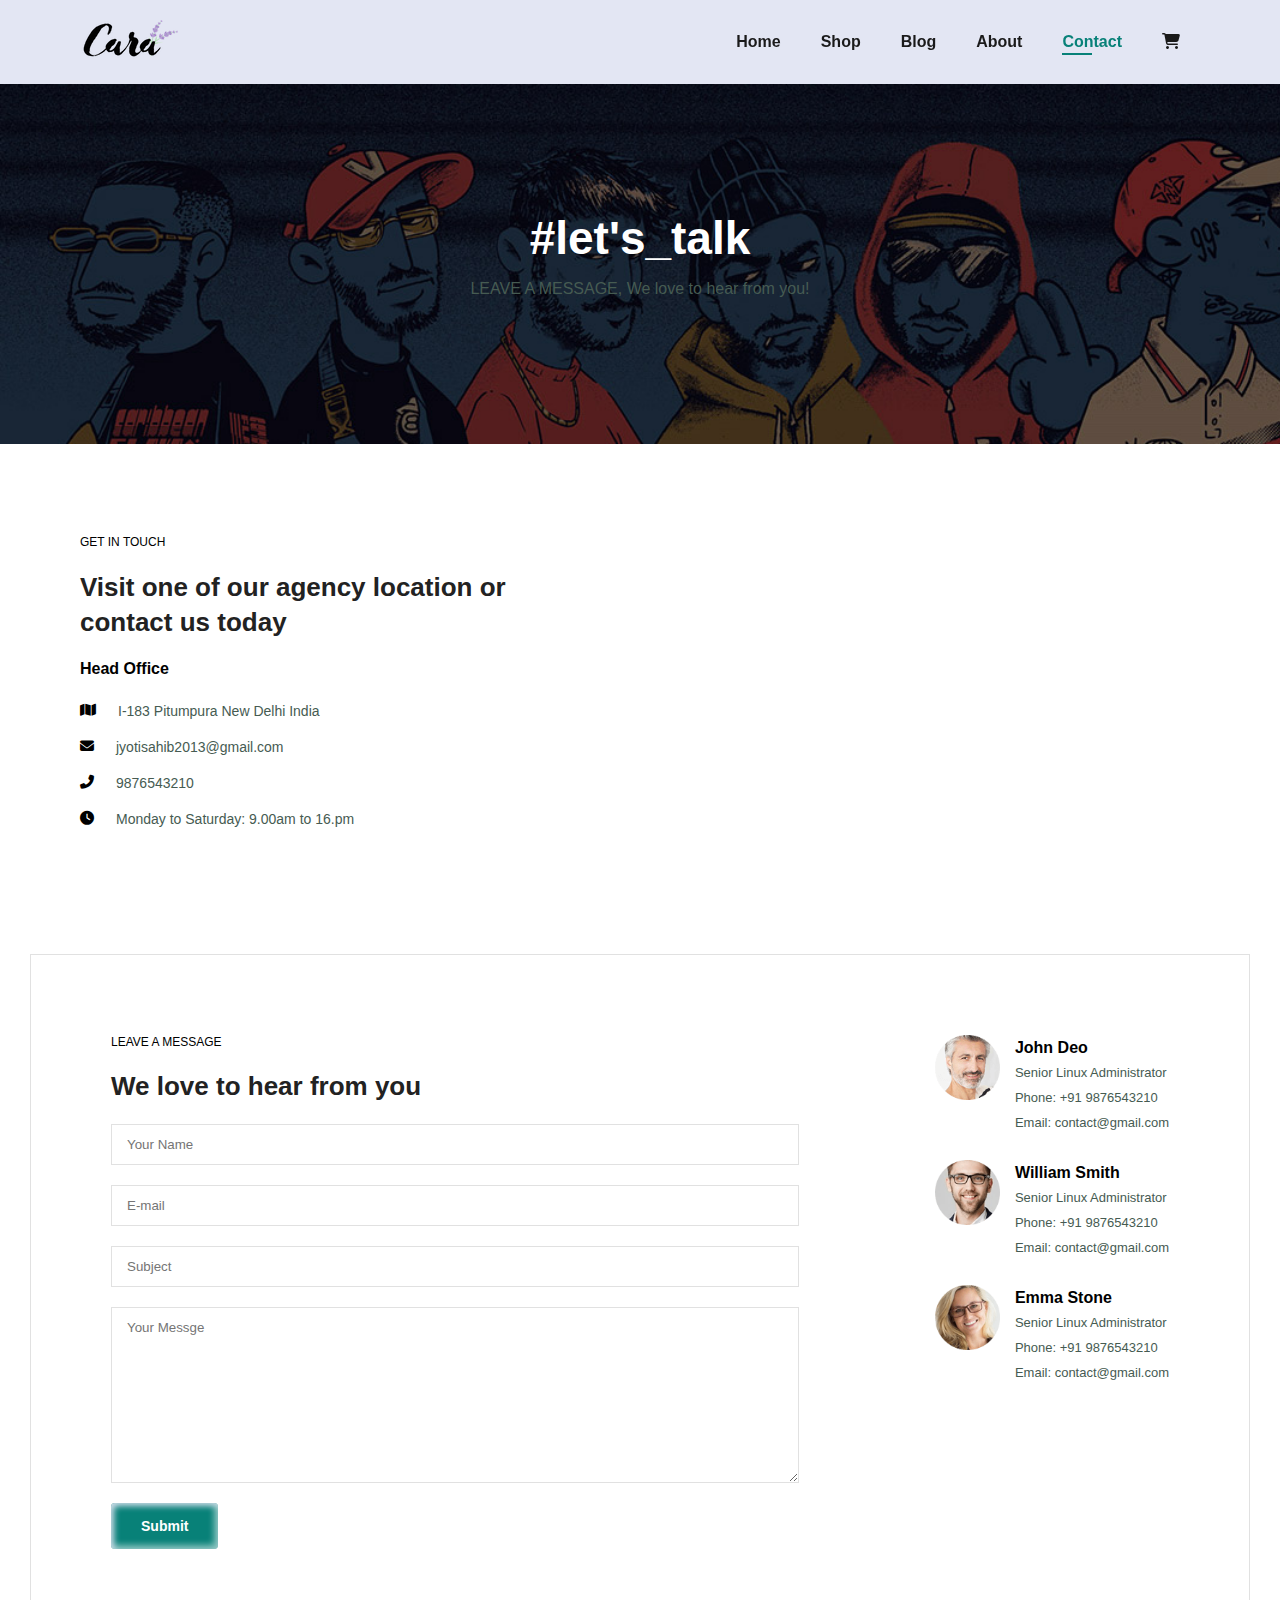
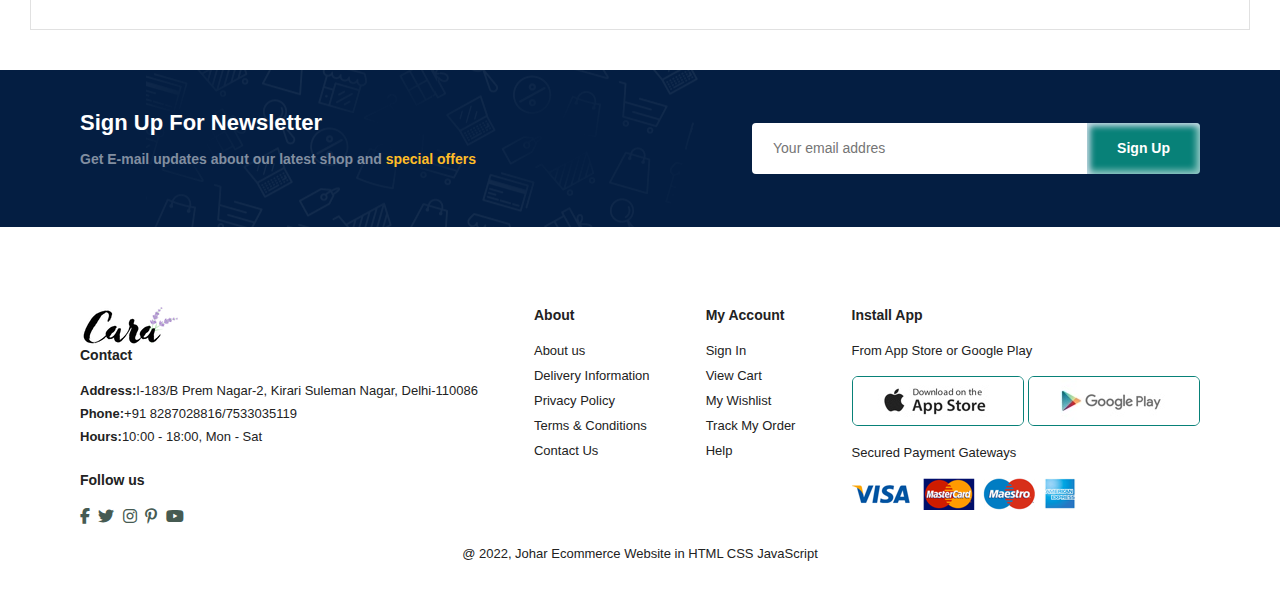
<file: contact.html>
<!DOCTYPE html>
<html lang="en">

<head>
    <meta charset="UTF-8">
    <meta http-equiv="X-UA-Compatible" content="IE=edge">
    <meta name="viewport" content="width=device-width, initial-scale=1.0">
    <title>Johar Ecommerce Website</title>
    <link rel="stylesheet" href="https://cdnjs.cloudflare.com/ajax/libs/font-awesome/6.1.1/css/all.css">
    <link rel="stylesheet" href="style.css">
</head>

<body>
    <section id="hedar">
        <a href="#"><img src="img/logo.png" alt="logo"></a>

        <div>
            <ul id="navbar" class="navbar">
                <li><a href="index.html">Home</a></li>
                <li><a href="shop.html">Shop</a></li>
                <li><a href="blog.html">Blog</a></li>
                <li><a href="about.html">About</a></li>
                <li><a class="active" href="contact.html">Contact</a></li>
                <li id="lg-bag"><a href="cart.html"><i class="fa-solid fa-cart-shopping"></i></a></li>
                <a href="#" id="close"><i class="fas fa-times"></i></a>
            </ul>
        </div>
        <div id="mobile">
            <a href="cart.html"><i class="fa-solid fa-cart-shopping"></i></a>
            <i id="bar" class="fas fa-outdent"></i>
        </div>
    </section>

    <section id="page-header" class="contact-header">
        <h2>#let's_talk</h2>
        <p>LEAVE A MESSAGE, We love to hear from you!</p>
    </section>

    <section id="contact-details" class="section-p1">
        <div class="details">
            <span>GET IN TOUCH</span>
            <h2>Visit one of our agency location or contact us today</h2>
            <h3>Head Office</h3>
            <div>
                <li>
                    <i class="fas fa-map"></i>
                    <p>I-183 Pitumpura New Delhi India</p>
                </li>
                <li>
                    <i class="fas fa-envelope"></i>
                    <p>jyotisahib2013@gmail.com</p>
                </li>
                <li>
                    <i class="fas fa-phone-alt"></i>
                    <p>9876543210</p>
                </li>
                <li>
                    <i class="fas fa-clock"></i>
                    <p>Monday to Saturday: 9.00am to 16.pm</p>
                </li>
            </div>
        </div>
        <div class="map">
            <iframe
                src="https://www.google.com/maps/embed?pb=!1m18!1m12!1m3!1d3507.6273549226053!2d77.04633161458246!3d28.460647698591398!2m3!1f0!2f0!3f0!3m2!1i1024!2i768!4f13.1!3m3!1m2!1s0x390d19376cffffff%3A0x8b0ac94e8d3bfb60!2sGoogle%20Signature%20Towers!5e0!3m2!1sen!2sin!4v1654915673678!5m2!1sen!2sin"
                width="600" height="450" style="border:0;" allowfullscreen="" loading="lazy"
                referrerpolicy="no-referrer-when-downgrade"></iframe>
        </div>
    </section>

    <section id="form-details">
        <form action="">
            <span>LEAVE A MESSAGE</span>
            <h2>We love to hear from you</h2>
            <input type="text" placeholder="Your Name">
            <input type="email" placeholder="E-mail">
            <input type="text" placeholder="Subject">
            <textarea name="" id="" cols="30" rows="10" placeholder="Your Messge"></textarea>
            <button class="normal">Submit</button>
        </form>

        <div class="people">
            <div>
                <img src="img/people/1.png" alt="">
                <p><span>John Deo</span>Senior Linux Administrator <br> Phone: +91 9876543210 <br> Email:
                    contact@gmail.com</p>
            </div>
            <div>
                <img src="img/people/2.png" alt="">
                <p><span>William Smith</span>Senior Linux Administrator <br> Phone: +91 9876543210 <br> Email:
                    contact@gmail.com</p>
            </div>
            <div>
                <img src="img/people/3.png" alt="">
                <p><span>Emma Stone</span>Senior Linux Administrator <br> Phone: +91 9876543210 <br> Email:
                    contact@gmail.com</p>
            </div>
        </div>
    </section>

    <section id="newsletter" class="section-p1 section-m1">
        <div class="newstext">
            <h4>Sign Up For Newsletter</h4>
            <p>Get E-mail updates about our latest shop and <span>special offers</span></p>
        </div>
        <div class="form">
            <input type="text" placeholder="Your email addres">
            <button class="normal">Sign Up</button>
        </div>
    </section>

    <footer class="section-p1">
        <div class="col">
            <img class="logo" src="img/logo.png" alt="">
            <h4>Contact</h4>
            <p><strong>Address:</strong>I-183/B Prem Nagar-2, Kirari Suleman Nagar, Delhi-110086</p>
            <p><strong>Phone:</strong>+91 8287028816/7533035119</p>
            <p><strong>Hours:</strong>10:00 - 18:00, Mon - Sat</p>
            <div class="follow">
                <h4>Follow us</h4>
                <div class="icon">
                    <i class="fab fa-facebook-f"></i>
                    <i class="fab fa-twitter"></i>
                    <i class="fab fa-instagram"></i>
                    <i class="fab fa-pinterest-p"></i>
                    <i class="fab fa-youtube"></i>
                </div>
            </div>
        </div>
        <div class="col">
            <h4>About</h4>
            <a href="#">About us</a>
            <a href="#">Delivery Information</a>
            <a href="#">Privacy Policy</a>
            <a href="#">Terms & Conditions</a>
            <a href="#">Contact Us</a>
        </div>
        <div class="col">
            <h4>My Account</h4>
            <a href="#">Sign In</a>
            <a href="#">View Cart</a>
            <a href="#">My Wishlist</a>
            <a href="#">Track My Order</a>
            <a href="#">Help</a>
        </div>
        <div class="col install">
            <h4>Install App</h4>
            <p>From App Store or Google Play</p>
            <div class="row">
                <img src="img/pay/app.jpg" alt="">
                <img src="img/pay/play.jpg" alt="">
            </div>
            <p>Secured Payment Gateways</p>
            <img src="img/pay/pay.png" alt="">
        </div>
        <div class="copyright">
            <p>@ 2022, Johar Ecommerce Website in HTML CSS JavaScript</p>
        </div>
    </footer>
    <script src="index.js"></script>
</body>

</html>
</file>
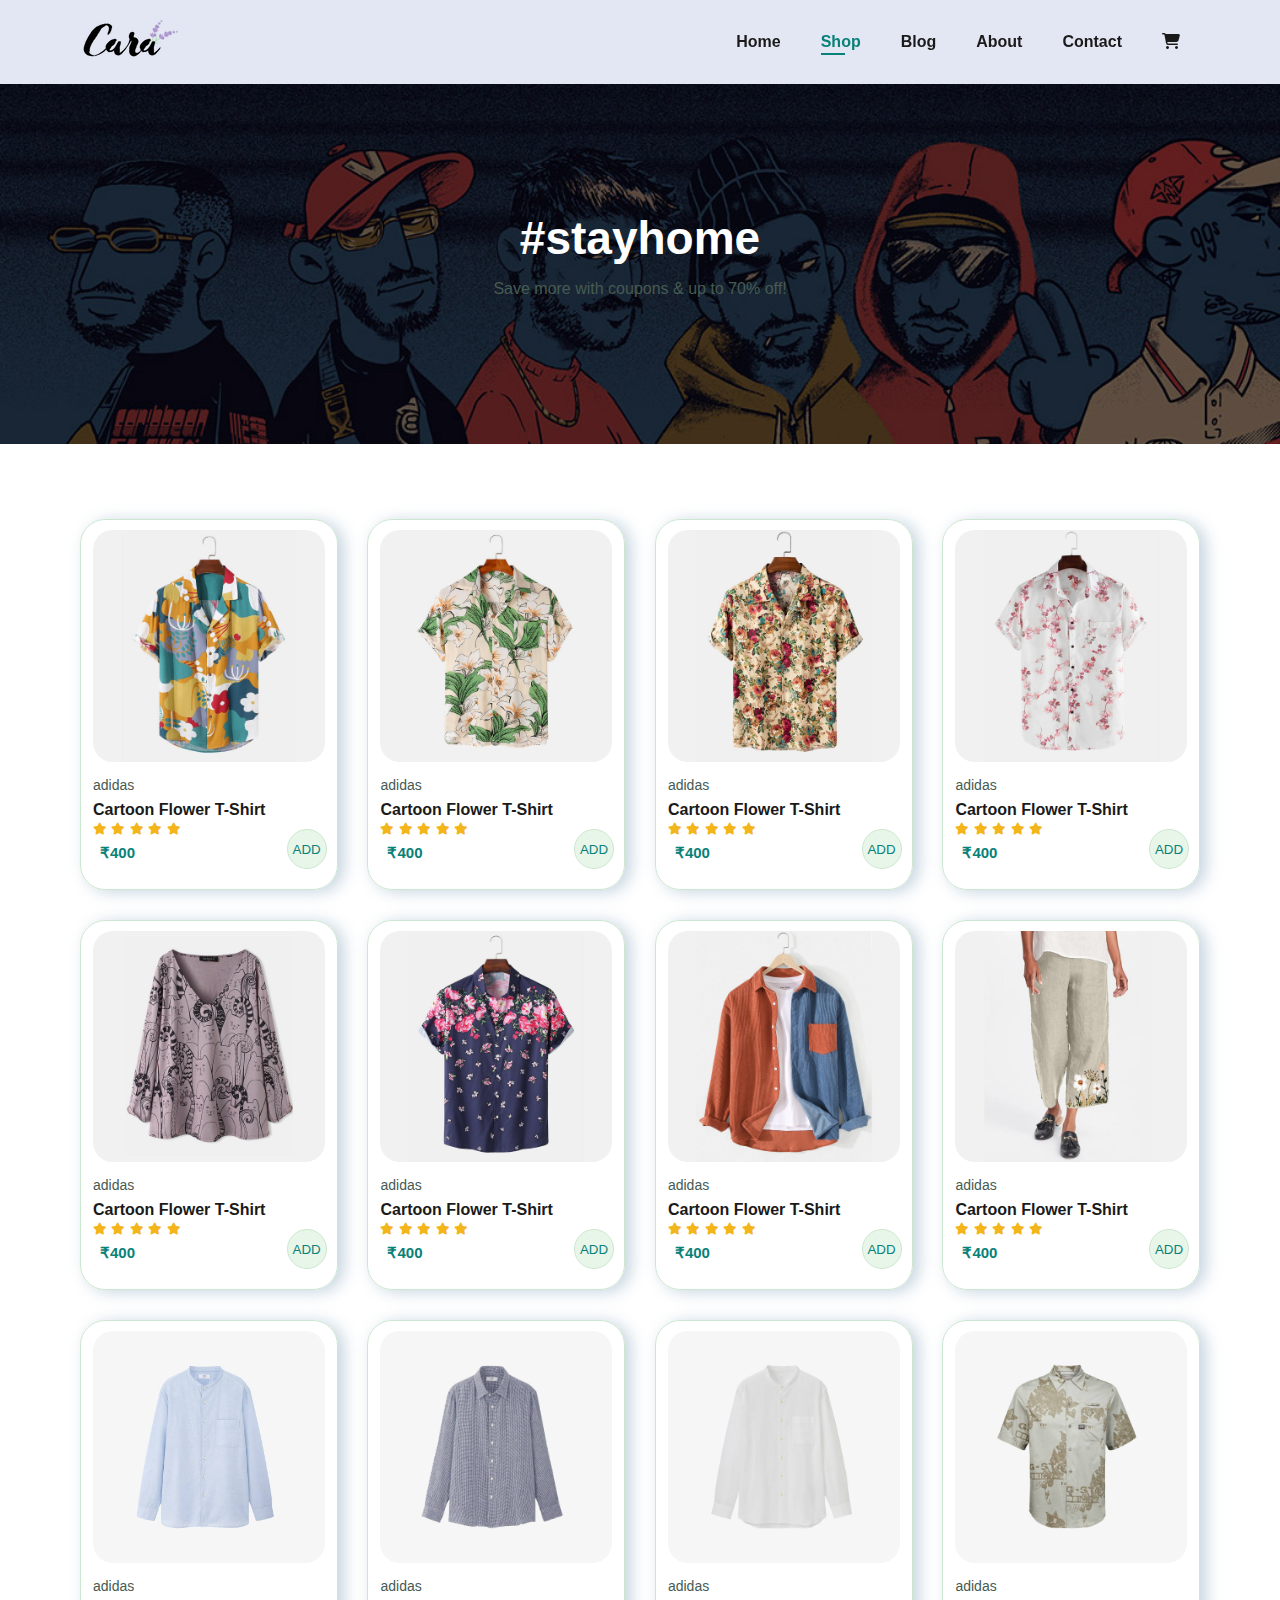
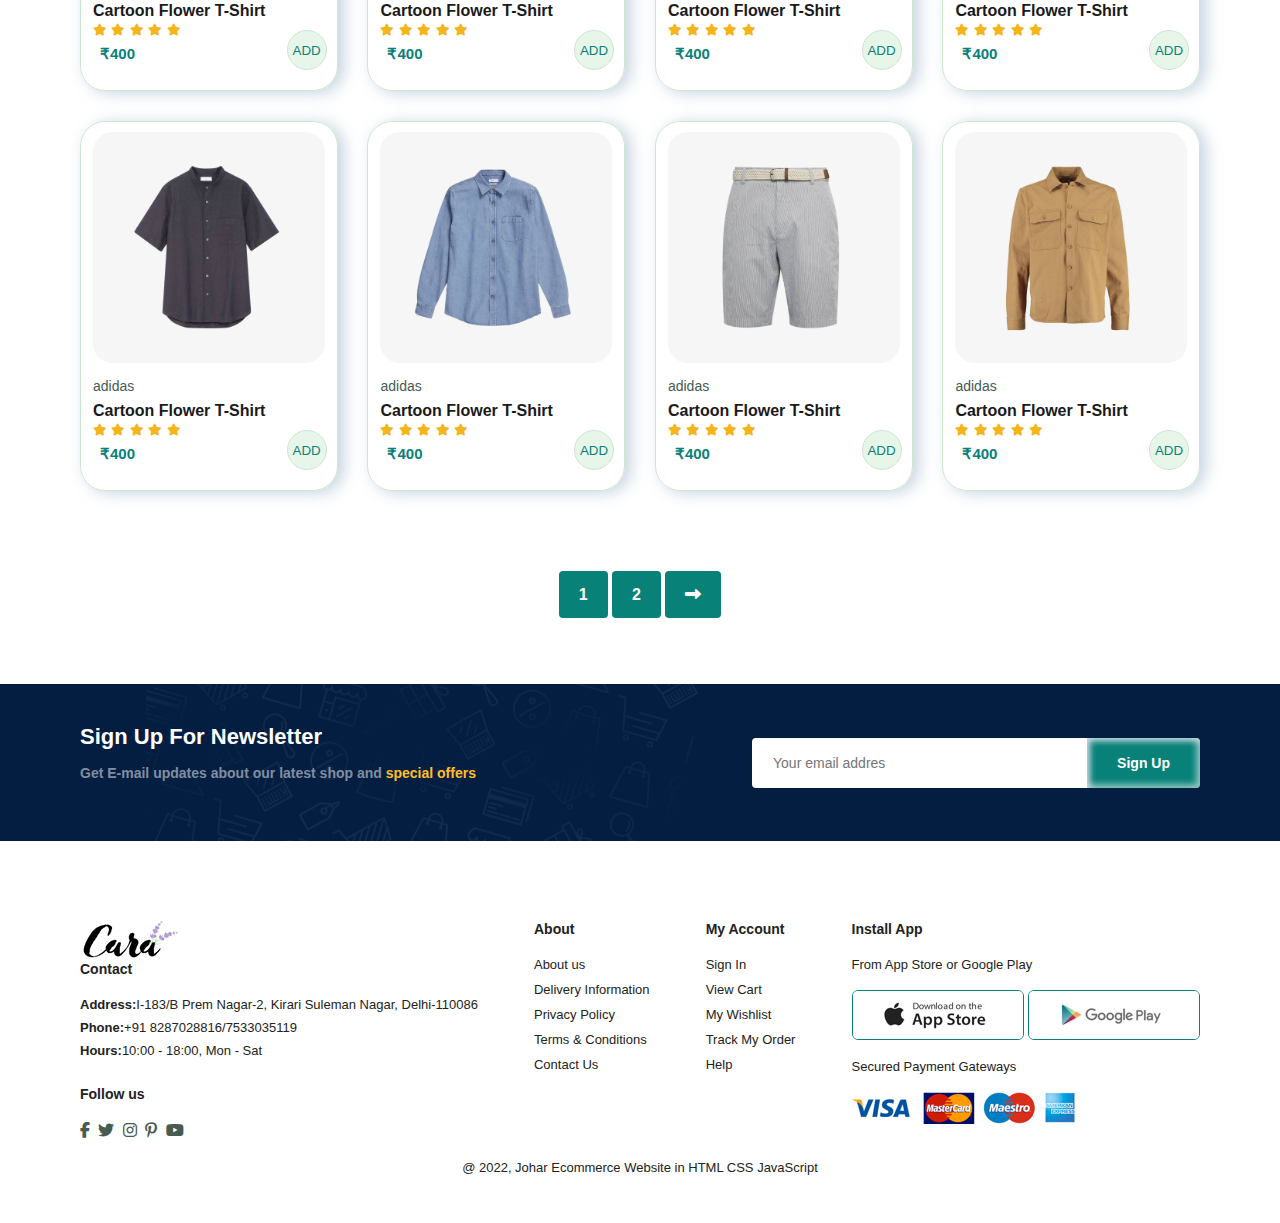
<file: shop.html>
<!DOCTYPE html>
<html lang="en">

<head>
    <meta charset="UTF-8">
    <meta http-equiv="X-UA-Compatible" content="IE=edge">
    <meta name="viewport" content="width=device-width, initial-scale=1.0">
    <title>Johar Ecommerce Website</title>
    <link rel="stylesheet" href="https://cdnjs.cloudflare.com/ajax/libs/font-awesome/6.1.1/css/all.css">
    <link rel="stylesheet" href="style.css">
</head>

<body>
    <section id="hedar">
        <a href="#"><img src="img/logo.png" alt="logo"></a>

        <div>
            <ul id="navbar" class="navbar">
                <li><a href="index.html">Home</a></li>
                <li><a class="active" href="shop.html">Shop</a></li>
                <li><a href="blog.html">Blog</a></li>
                <li><a href="about.html">About</a></li>
                <li><a href="contact.html">Contact</a></li>
                <li id="lg-bag"><a href="cart.html"><i class="fa-solid fa-cart-shopping"></i></a></li>
                <a href="#" id="close"><i class="fas fa-times"></i></a>
            </ul>
        </div>
        <div id="mobile">
            <a href="cart.html"><i class="fa-solid fa-cart-shopping"></i></a>
            <i id="bar" class="fas fa-outdent"></i>
        </div>
    </section>

    <section id="page-header">
        <h2>#stayhome</h2>
        <p>Save more with coupons & up to 70% off!</p>
    </section>

    <section id="product1" class="section-p1">
        <div class="pro-container">
            <div class="pro" onclick="window.location.href='sproduct.html'">
                <img src="img/products/f1.jpg" alt="">
                <div class="descrip">
                    <span>adidas</span>
                    <h5>Cartoon Flower T-Shirt</h5>
                    <div class="star">
                        <i class="fas fa-star"></i>
                        <i class="fas fa-star"></i>
                        <i class="fas fa-star"></i>
                        <i class="fas fa-star"></i>
                        <i class="fas fa-star"></i>
                    </div>
                    <h4>₹400</h4>
                </div>
                <button class="cart">ADD</button>
            </div>
            <div class="pro">
                <img src="img/products/f2.jpg" alt="">
                <div class="descrip">
                    <span>adidas</span>
                    <h5>Cartoon Flower T-Shirt</h5>
                    <div class="star">
                        <i class="fas fa-star"></i>
                        <i class="fas fa-star"></i>
                        <i class="fas fa-star"></i>
                        <i class="fas fa-star"></i>
                        <i class="fas fa-star"></i>
                    </div>
                    <h4>₹400</h4>
                </div>
                <button class="cart">ADD</button>
            </div>
            <div class="pro">
                <img src="img/products/f3.jpg" alt="">
                <div class="descrip">
                    <span>adidas</span>
                    <h5>Cartoon Flower T-Shirt</h5>
                    <div class="star">
                        <i class="fas fa-star"></i>
                        <i class="fas fa-star"></i>
                        <i class="fas fa-star"></i>
                        <i class="fas fa-star"></i>
                        <i class="fas fa-star"></i>
                    </div>
                    <h4>₹400</h4>
                </div>
                <button class="cart">ADD</button>
            </div>
            <div class="pro">
                <img src="img/products/f4.jpg" alt="">
                <div class="descrip">
                    <span>adidas</span>
                    <h5>Cartoon Flower T-Shirt</h5>
                    <div class="star">
                        <i class="fas fa-star"></i>
                        <i class="fas fa-star"></i>
                        <i class="fas fa-star"></i>
                        <i class="fas fa-star"></i>
                        <i class="fas fa-star"></i>
                    </div>
                    <h4>₹400</h4>
                </div>
                <button class="cart">ADD</button>
            </div>
            <div class="pro">
                <img src="img/products/f8.jpg" alt="">
                <div class="descrip">
                    <span>adidas</span>
                    <h5>Cartoon Flower T-Shirt</h5>
                    <div class="star">
                        <i class="fas fa-star"></i>
                        <i class="fas fa-star"></i>
                        <i class="fas fa-star"></i>
                        <i class="fas fa-star"></i>
                        <i class="fas fa-star"></i>
                    </div>
                    <h4>₹400</h4>
                </div>
                <button class="cart">ADD</button>
            </div>
            <div class="pro">
                <img src="img/products/f5.jpg" alt="">
                <div class="descrip">
                    <span>adidas</span>
                    <h5>Cartoon Flower T-Shirt</h5>
                    <div class="star">
                        <i class="fas fa-star"></i>
                        <i class="fas fa-star"></i>
                        <i class="fas fa-star"></i>
                        <i class="fas fa-star"></i>
                        <i class="fas fa-star"></i>
                    </div>
                    <h4>₹400</h4>
                </div>
                <button class="cart">ADD</button>
            </div>
            <div class="pro">
                <img src="img/products/f6.jpg" alt="">
                <div class="descrip">
                    <span>adidas</span>
                    <h5>Cartoon Flower T-Shirt</h5>
                    <div class="star">
                        <i class="fas fa-star"></i>
                        <i class="fas fa-star"></i>
                        <i class="fas fa-star"></i>
                        <i class="fas fa-star"></i>
                        <i class="fas fa-star"></i>
                    </div>
                    <h4>₹400</h4>
                </div>
                <button class="cart">ADD</button>
            </div>
            <div class="pro">
                <img src="img/products/f7.jpg" alt="">
                <div class="descrip">
                    <span>adidas</span>
                    <h5>Cartoon Flower T-Shirt</h5>
                    <div class="star">
                        <i class="fas fa-star"></i>
                        <i class="fas fa-star"></i>
                        <i class="fas fa-star"></i>
                        <i class="fas fa-star"></i>
                        <i class="fas fa-star"></i>
                    </div>
                    <h4>₹400</h4>
                </div>
                <button class="cart">ADD</button>
            </div>
            <div class="pro">
                <img src="img/products/n1.jpg" alt="">
                <div class="descrip">
                    <span>adidas</span>
                    <h5>Cartoon Flower T-Shirt</h5>
                    <div class="star">
                        <i class="fas fa-star"></i>
                        <i class="fas fa-star"></i>
                        <i class="fas fa-star"></i>
                        <i class="fas fa-star"></i>
                        <i class="fas fa-star"></i>
                    </div>
                    <h4>₹400</h4>
                </div>
                <button class="cart">ADD</button>
            </div>
            <div class="pro">
                <img src="img/products/n2.jpg" alt="">
                <div class="descrip">
                    <span>adidas</span>
                    <h5>Cartoon Flower T-Shirt</h5>
                    <div class="star">
                        <i class="fas fa-star"></i>
                        <i class="fas fa-star"></i>
                        <i class="fas fa-star"></i>
                        <i class="fas fa-star"></i>
                        <i class="fas fa-star"></i>
                    </div>
                    <h4>₹400</h4>
                </div>
                <button class="cart">ADD</button>
            </div>
            <div class="pro">
                <img src="img/products/n3.jpg" alt="">
                <div class="descrip">
                    <span>adidas</span>
                    <h5>Cartoon Flower T-Shirt</h5>
                    <div class="star">
                        <i class="fas fa-star"></i>
                        <i class="fas fa-star"></i>
                        <i class="fas fa-star"></i>
                        <i class="fas fa-star"></i>
                        <i class="fas fa-star"></i>
                    </div>
                    <h4>₹400</h4>
                </div>
                <button class="cart">ADD</button>
            </div>
            <div class="pro">
                <img src="img/products/n4.jpg" alt="">
                <div class="descrip">
                    <span>adidas</span>
                    <h5>Cartoon Flower T-Shirt</h5>
                    <div class="star">
                        <i class="fas fa-star"></i>
                        <i class="fas fa-star"></i>
                        <i class="fas fa-star"></i>
                        <i class="fas fa-star"></i>
                        <i class="fas fa-star"></i>
                    </div>
                    <h4>₹400</h4>
                </div>
                <button class="cart">ADD</button>
            </div>
            <div class="pro">
                <img src="img/products/n8.jpg" alt="">
                <div class="descrip">
                    <span>adidas</span>
                    <h5>Cartoon Flower T-Shirt</h5>
                    <div class="star">
                        <i class="fas fa-star"></i>
                        <i class="fas fa-star"></i>
                        <i class="fas fa-star"></i>
                        <i class="fas fa-star"></i>
                        <i class="fas fa-star"></i>
                    </div>
                    <h4>₹400</h4>
                </div>
                <button class="cart">ADD</button>
            </div>
            <div class="pro">
                <img src="img/products/n5.jpg" alt="">
                <div class="descrip">
                    <span>adidas</span>
                    <h5>Cartoon Flower T-Shirt</h5>
                    <div class="star">
                        <i class="fas fa-star"></i>
                        <i class="fas fa-star"></i>
                        <i class="fas fa-star"></i>
                        <i class="fas fa-star"></i>
                        <i class="fas fa-star"></i>
                    </div>
                    <h4>₹400</h4>
                </div>
                <button class="cart">ADD</button>
            </div>
            <div class="pro">
                <img src="img/products/n6.jpg" alt="">
                <div class="descrip">
                    <span>adidas</span>
                    <h5>Cartoon Flower T-Shirt</h5>
                    <div class="star">
                        <i class="fas fa-star"></i>
                        <i class="fas fa-star"></i>
                        <i class="fas fa-star"></i>
                        <i class="fas fa-star"></i>
                        <i class="fas fa-star"></i>
                    </div>
                    <h4>₹400</h4>
                </div>
                <button class="cart">ADD</button>
            </div>
            <div class="pro">
                <img src="img/products/n7.jpg" alt="">
                <div class="descrip">
                    <span>adidas</span>
                    <h5>Cartoon Flower T-Shirt</h5>
                    <div class="star">
                        <i class="fas fa-star"></i>
                        <i class="fas fa-star"></i>
                        <i class="fas fa-star"></i>
                        <i class="fas fa-star"></i>
                        <i class="fas fa-star"></i>
                    </div>
                    <h4>₹400</h4>
                </div>
                <button class="cart">ADD</button>
            </div>
        </div>
    </section>

    <section id="pagination" class="section-p1">
        <a href="#">1</a>
        <a href="#">2</a>
        <a href="#"><i class=" fas fa-long-arrow-alt-right"></i></a>
    </section>

    <section id="newsletter" class="section-p1 section-m1">
        <div class="newstext">
            <h4>Sign Up For Newsletter</h4>
            <p>Get E-mail updates about our latest shop and <span>special offers</span></p>
        </div>
        <div class="form">
            <input type="text" placeholder="Your email addres">
            <button class="normal">Sign Up</button>
        </div>
    </section>

    <footer class="section-p1">
        <div class="col">
            <img class="logo" src="img/logo.png" alt="">
            <h4>Contact</h4>
            <p><strong>Address:</strong>I-183/B Prem Nagar-2, Kirari Suleman Nagar, Delhi-110086</p>
            <p><strong>Phone:</strong>+91 8287028816/7533035119</p>
            <p><strong>Hours:</strong>10:00 - 18:00, Mon - Sat</p>
            <div class="follow">
                <h4>Follow us</h4>
                <div class="icon">
                    <i class="fab fa-facebook-f"></i>
                    <i class="fab fa-twitter"></i>
                    <i class="fab fa-instagram"></i>
                    <i class="fab fa-pinterest-p"></i>
                    <i class="fab fa-youtube"></i>
                </div>
            </div>
        </div>
        <div class="col">
            <h4>About</h4>
            <a href="#">About us</a>
            <a href="#">Delivery Information</a>
            <a href="#">Privacy Policy</a>
            <a href="#">Terms & Conditions</a>
            <a href="#">Contact Us</a>
        </div>
        <div class="col">
            <h4>My Account</h4>
            <a href="#">Sign In</a>
            <a href="#">View Cart</a>
            <a href="#">My Wishlist</a>
            <a href="#">Track My Order</a>
            <a href="#">Help</a>
        </div>
        <div class="col install">
            <h4>Install App</h4>
            <p>From App Store or Google Play</p>
            <div class="row">
                <img src="img/pay/app.jpg" alt="">
                <img src="img/pay/play.jpg" alt="">
            </div>
            <p>Secured Payment Gateways</p>
            <img src="img/pay/pay.png" alt="">
        </div>
        <div class="copyright">
            <p>@ 2022, Johar Ecommerce Website in HTML CSS JavaScript</p>
        </div>
    </footer>
    <script src="index.js"></script>
</body>

</html>
</file>
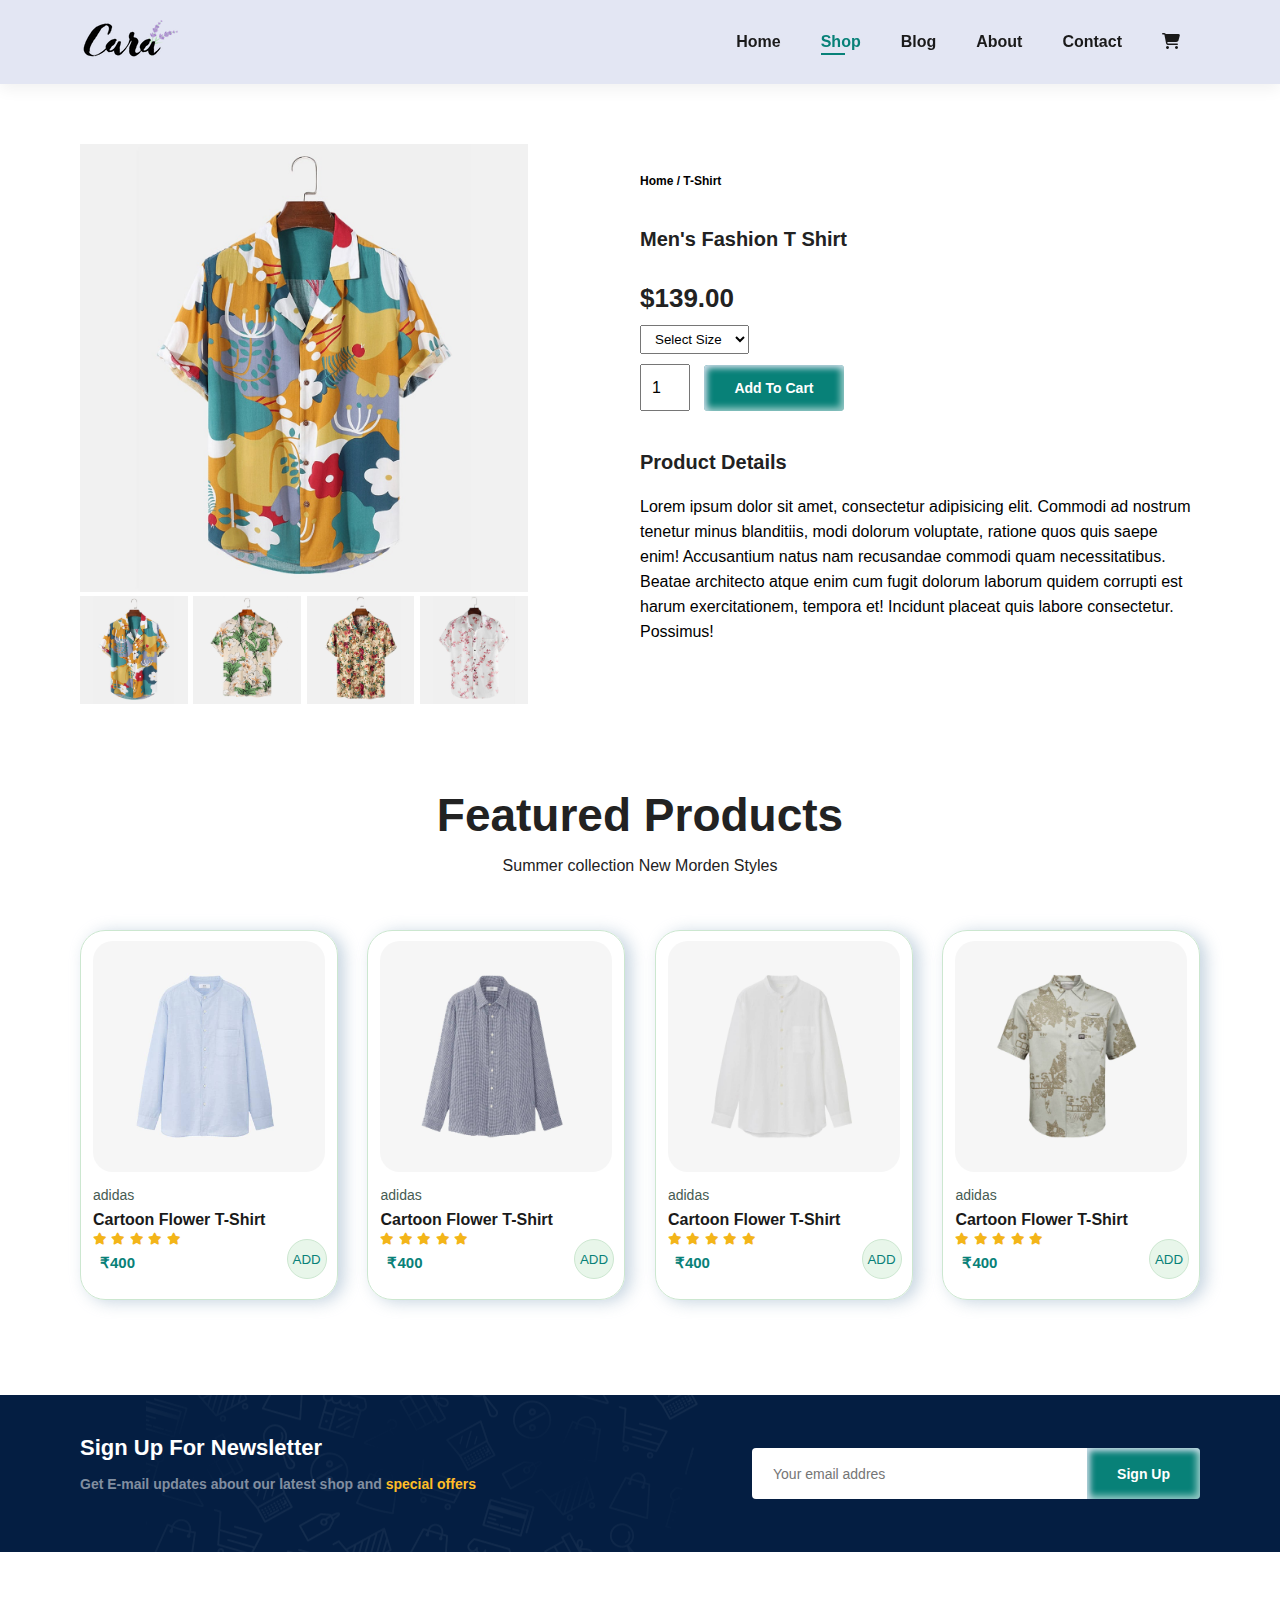
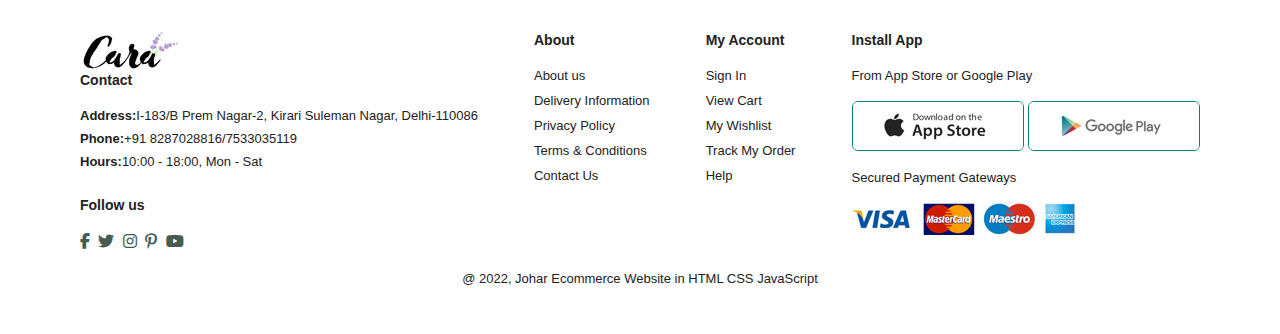
<file: sproduct.html>
<!DOCTYPE html>
<html lang="en">

<head>
    <meta charset="UTF-8">
    <meta http-equiv="X-UA-Compatible" content="IE=edge">
    <meta name="viewport" content="width=device-width, initial-scale=1.0">
    <title>Johar Ecommerce Website</title>
    <link rel="stylesheet" href="https://cdnjs.cloudflare.com/ajax/libs/font-awesome/6.1.1/css/all.css">
    <link rel="stylesheet" href="style.css">
</head>

<body>
    <section id="hedar">
        <a href="#"><img src="img/logo.png" alt="logo"></a>

        <div>
            <ul id="navbar" class="navbar">
                <li><a href="index.html">Home</a></li>
                <li><a class="active" href="shop.html">Shop</a></li>
                <li><a href="blog.html">Blog</a></li>
                <li><a href="about.html">About</a></li>
                <li><a href="contact.html">Contact</a></li>
                <li id="lg-bag"><a href="cart.html"><i class="fa-solid fa-cart-shopping"></i></a></li>
                <a href="#" id="close"><i class="fas fa-times"></i></a>
            </ul>
        </div>
        <div id="mobile">
            <a href="cart.html"><i class="fa-solid fa-cart-shopping"></i></a>
            <i id="bar" class="fas fa-outdent"></i>
        </div>
    </section>

    <section id="prodetails" class="section-p1">
        <div class="single-pro-img">
            <img src="img/products/f1.jpg" width="100%" id="MainImg" alt="">
            <div class="small-img-group">
                <div class="small-img-col">
                    <img src="img/products/f1.jpg" width="100%" class="small-img" alt="">
                </div>
                <div class="small-img-col">
                    <img src="img/products/f2.jpg" width="100%" class="small-img" alt="">
                </div>
                <div class="small-img-col">
                    <img src="img/products/f3.jpg" width="100%" class="small-img" alt="">
                </div>
                <div class="small-img-col">
                    <img src="img/products/f4.jpg" width="100%" class="small-img" alt="">
                </div>
            </div>
        </div>

        <div class="single-pro-details">
            <h6>Home / T-Shirt</h6>
            <h4>Men's Fashion T Shirt</h4>
            <h2>$139.00</h2>
            <select>
                <option>Select Size</option>
                <option>XL</option>
                <option>XXL</option>
                <option>Small</option>
                <option>Medium</option>
            </select>
            <input type="number" value="1">
            <button class="normal">Add To Cart</button>
            <h4>Product Details</h4>
            <span>Lorem ipsum dolor sit amet, consectetur adipisicing elit. Commodi ad nostrum tenetur minus blanditiis,
                modi dolorum voluptate, ratione quos quis saepe enim! Accusantium natus nam recusandae commodi quam
                necessitatibus. Beatae architecto atque enim cum fugit dolorum laborum quidem corrupti est harum
                exercitationem, tempora et! Incidunt placeat quis labore consectetur. Possimus!</span>
        </div>
    </section>

    <section id="product1" class="section-p1">
        <h2>Featured Products</h2>
        <p>Summer collection New Morden Styles</p>
        <div class="pro-container">
            <div class="pro">
                <img src="img/products/n1.jpg" alt="">
                <div class="descrip">
                    <span>adidas</span>
                    <h5>Cartoon Flower T-Shirt</h5>
                    <div class="star">
                        <i class="fas fa-star"></i>
                        <i class="fas fa-star"></i>
                        <i class="fas fa-star"></i>
                        <i class="fas fa-star"></i>
                        <i class="fas fa-star"></i>
                    </div>
                    <h4>₹400</h4>
                </div>
                <button class="cart">ADD</button>
            </div>
            <div class="pro">
                <img src="img/products/n2.jpg" alt="">
                <div class="descrip">
                    <span>adidas</span>
                    <h5>Cartoon Flower T-Shirt</h5>
                    <div class="star">
                        <i class="fas fa-star"></i>
                        <i class="fas fa-star"></i>
                        <i class="fas fa-star"></i>
                        <i class="fas fa-star"></i>
                        <i class="fas fa-star"></i>
                    </div>
                    <h4>₹400</h4>
                </div>
                <button class="cart">ADD</button>
            </div>
            <div class="pro">
                <img src="img/products/n3.jpg" alt="">
                <div class="descrip">
                    <span>adidas</span>
                    <h5>Cartoon Flower T-Shirt</h5>
                    <div class="star">
                        <i class="fas fa-star"></i>
                        <i class="fas fa-star"></i>
                        <i class="fas fa-star"></i>
                        <i class="fas fa-star"></i>
                        <i class="fas fa-star"></i>
                    </div>
                    <h4>₹400</h4>
                </div>
                <button class="cart">ADD</button>
            </div>
            <div class="pro">
                <img src="img/products/n4.jpg" alt="">
                <div class="descrip">
                    <span>adidas</span>
                    <h5>Cartoon Flower T-Shirt</h5>
                    <div class="star">
                        <i class="fas fa-star"></i>
                        <i class="fas fa-star"></i>
                        <i class="fas fa-star"></i>
                        <i class="fas fa-star"></i>
                        <i class="fas fa-star"></i>
                    </div>
                    <h4>₹400</h4>
                </div>
                <button class="cart">ADD</button>
            </div>
        </div>
    </section>

    <section id="newsletter" class="section-p1 section-m1">
        <div class="newstext">
            <h4>Sign Up For Newsletter</h4>
            <p>Get E-mail updates about our latest shop and <span>special offers</span></p>
        </div>
        <div class="form">
            <input type="text" placeholder="Your email addres">
            <button class="normal">Sign Up</button>
        </div>
    </section>
    <footer class="section-p1">
        <div class="col">
            <img class="logo" src="img/logo.png" alt="">
            <h4>Contact</h4>
            <p><strong>Address:</strong>I-183/B Prem Nagar-2, Kirari Suleman Nagar, Delhi-110086</p>
            <p><strong>Phone:</strong>+91 8287028816/7533035119</p>
            <p><strong>Hours:</strong>10:00 - 18:00, Mon - Sat</p>
            <div class="follow">
                <h4>Follow us</h4>
                <div class="icon">
                    <i class="fab fa-facebook-f"></i>
                    <i class="fab fa-twitter"></i>
                    <i class="fab fa-instagram"></i>
                    <i class="fab fa-pinterest-p"></i>
                    <i class="fab fa-youtube"></i>
                </div>
            </div>
        </div>
        <div class="col">
            <h4>About</h4>
            <a href="#">About us</a>
            <a href="#">Delivery Information</a>
            <a href="#">Privacy Policy</a>
            <a href="#">Terms & Conditions</a>
            <a href="#">Contact Us</a>
        </div>
        <div class="col">
            <h4>My Account</h4>
            <a href="#">Sign In</a>
            <a href="#">View Cart</a>
            <a href="#">My Wishlist</a>
            <a href="#">Track My Order</a>
            <a href="#">Help</a>
        </div>
        <div class="col install">
            <h4>Install App</h4>
            <p>From App Store or Google Play</p>
            <div class="row">
                <img src="img/pay/app.jpg" alt="">
                <img src="img/pay/play.jpg" alt="">
            </div>
            <p>Secured Payment Gateways</p>
            <img src="img/pay/pay.png" alt="">
        </div>
        <div class="copyright">
            <p>@ 2022, Johar Ecommerce Website in HTML CSS JavaScript</p>
        </div>
    </footer>

    <script>
        var MainImg = document.getElementById('MainImg');
        var smallimg = document.getElementsByClassName('small-img');
        smallimg[0].onclick = function () {
            MainImg.src = smallimg[0].src;
        }
        smallimg[1].onclick = function () {
            MainImg.src = smallimg[1].src;
        }
        smallimg[2].onclick = function () {
            MainImg.src = smallimg[2].src;
        }
        smallimg[3].onclick = function () {
            MainImg.src = smallimg[3].src;
        }

    </script>
    <script src="index.js"></script>
</body>

</html>
</file>
<file: style.css>
@import url('https://fonts.googleapis.com/css2?family=League+Spartan:wght@100;200;300;400;500;600;700;800;900&display=swap');

* {
    margin: 0;
    padding: 0;
    box-sizing: border-box;
    font-family: 'Spartan', sans-serif;
}

h1 {
    font-size: 50px;
    line-height: 64px;
    color: #222;
}

h2 {
    font-size: 46px;
    line-height: 54px;
    color: #222;
}

h4 {
    font-size: 20px;
    color: #222;
}

h6 {
    font-weight: 700;
    font-size: 12px;
}

body p {
    font-size: 16px;
    color: #465b52;
    margin: 15px 0 20px 0;
}

.section-p1 {
    padding: 40px 80px;
}

.section-m1 {
    margin: 40px 0;
}

button.normal {
    font-size: 14px;
    font-weight: 600;
    padding: 15px 30px;
    color: black;
    background-color: #fff;
    border-radius: 4px;
    cursor: pointer;
    border: none;
    outline: none;
    box-shadow: rgb(204, 219, 232) 3px 3px 6px 0px inset, rgba(255, 255, 255, 0.5) -3px -3px 6px 1px inset;
    transition: 0.4s ease;
}

body {
    width: 100%;
}

/* Hedar Start */
#hedar {
    display: flex;
    align-items: center;
    justify-content: space-between;
    padding: 20px 80px;
    background: #E3E6F3;
    box-shadow: 0 5px 15px rgba(0, 0, 0, 0.06);
    z-index: 999;
    position: sticky;
    top: 0;
    left: 0;
}

.navbar {
    display: flex;
    align-items: center;
    justify-content: center;
}

.navbar li {
    list-style: none;
    padding: 0 20px;
    position: relative;
}

.navbar li a {
    text-decoration: none;
    font-size: 16px;
    font-weight: 600;
    color: #1a1a1a;
    transition: 0.3s ease;
}

#lg-bag {
    position: relative;
}

#lg-bag::before {
    content: attr(data-count);
    position: absolute;
    color: white;
    right: 16px;
    font-size: 12px;
    text-align: center;
    top: -12px;
    width: 15px;
    height: 15px;
    background: #088178;
    border-radius: 50%;
    opacity: 0;
}

#lg-bag.zero::before {
    opacity: 1;
}

.navbar li a:hover {
    color: #088178;
    font-size: 20px;
}

.navbar li a.active {
    color: #088178;
}

.navbar li a.active::after,
.navbar li a:hover::after {
    content: " ";
    width: 30%;
    height: 2px;
    background: #088178;
    position: absolute;
    bottom: -4px;
    left: 20px;
}

#mobile {
    display: none;
    align-items: center;
}

#close {
    display: none;
}

/* Home page */

#hero {
    background-image: url("img/hero4.png");
    height: 90vh;
    width: 100%;
    background-size: cover;
    background-position: top 25% right 0;
    padding: 0 80px;
    display: flex;
    flex-direction: column;
    align-items: flex-start;
    justify-content: center;
}

#hero h4 {
    padding-bottom: 15px;
}

#hero h1 {
    color: #088178;
}

#hero button {
    background-image: url("img/button.png");
    background-color: transparent;
    color: #088178;
    border: 0;
    padding: 14px 80px 14px 65px;
    background-repeat: no-repeat;
    cursor: pointer;
    font-size: 15px;
    font-weight: 700f;

}

#feature {
    display: flex;
    align-items: center;
    justify-content: space-between;
    flex-wrap: wrap;
}

#feature .fe-box {
    width: 180px;
    text-align: center;
    padding: 25px 15px;
    box-shadow: rgba(136, 165, 191, 0.48) 6px 2px 16px 0px, rgba(255, 255, 255, 0.8) -6px -2px 16px 0px;
    border: 1px solid #cce7d0;
    border-radius: 4px;
    margin: 15px 0;
    transition: 0.3s ease;
}

#feature .fe-box img {
    width: 100%;
    margin-bottom: 10px;
}

#feature .fe-box:hover {
    box-shadow: rgba(118, 213, 216, 0.17) 0px -23px 25px 0px inset, rgba(24, 168, 137, 0.15) 0px -36px 30px 0px inset, rgba(185, 65, 65, 0.1) 0px -79px 40px 0px inset, rgba(201, 224, 69, 0.06) 0px 2px 1px, rgba(0, 0, 0, 0.09) 0px 4px 2px, rgba(0, 0, 0, 0.09) 0px 8px 4px, rgba(0, 0, 0, 0.09) 0px 16px 8px, rgba(0, 0, 0, 0.09) 0px 32px 16px
}

#feature .fe-box h6 {
    display: inline;
    padding: 9px 8px 6px 8px;
    line-height: 1;
    border-radius: 4px;
    color: #088178;
    background-color: #a4e0f3;
    cursor: pointer;
}

#feature .fe-box:nth-child(2) h6 {
    background-color: #fddde4;
}

#feature .fe-box:nth-child(3) h6 {
    background-color: #95ec92;
}

#feature .fe-box:nth-child(4) h6 {
    background-color: #a3dbf1;
}

#feature .fe-box:nth-child(5) h6 {
    background-color: #d6a0f0;
}

#feature .fe-box:nth-child(6) h6 {
    background-color: #f89790;
}


#product1 {
    text-align: center;
}

#product1 .pro-container {
    display: flex;
    justify-content: space-between;
    padding-top: 20px;
    flex-wrap: wrap;
}

#product1 .pro {
    width: 23%;
    min-width: 250px;
    padding: 10px 12px;
    border: 1px solid #cce7d0;
    box-shadow: rgba(136, 165, 191, 0.48) 6px 2px 16px 0px, rgba(255, 255, 255, 0.8) -6px -2px 16px 0px;
    border: 1px solid #cce7d0;
    border-radius: 25px;
    cursor: pointer;
    margin: 15px 0;
    transition: 0.3s ease;
    position: relative;
}

#product1 .pro img {
    width: 100%;
    border-radius: 20px;
}

#product1 .pro:hover {
    box-shadow: rgba(118, 213, 216, 0.17) 0px -23px 25px 0px inset, rgba(24, 168, 137, 0.15) 0px -36px 30px 0px inset, rgba(185, 65, 65, 0.1) 0px -79px 40px 0px inset, rgba(201, 224, 69, 0.06) 0px 2px 1px, rgba(0, 0, 0, 0.09) 0px 4px 2px, rgba(0, 0, 0, 0.09) 0px 8px 4px, rgba(0, 0, 0, 0.09) 0px 16px 8px, rgba(0, 0, 0, 0.09) 0px 32px 16px
}

#product1 .pro .descrip {
    text-align: start;
    padding: 10px 0;
}

#product1 .pro .descrip span {
    color: #465b52;
    font-size: 14px;
}

#product1 .pro .descrip h5 {
    padding-top: 7px;
    color: #1a1a1a;
    font-size: 16px;
}

#product1 .pro .descrip i {
    font-size: 12px;
    color: rgb(243, 181, 25);
}

#product1 .pro .descrip h4 {
    padding: 7px;
    font-size: 15px;
    font-weight: 700;
    color: #088178;
}

#product1 .pro .cart {
    width: 40px;
    height: 40px;
    line-height: 40px;
    border-radius: 50px;
    background-color: #e8f6ea;
    font-weight: 500;
    color: #088178;
    border: 1px solid #cce7d0;
    position: absolute;
    bottom: 20px;
    right: 10px;
    cursor: pointer;
    transition: 0.03s ease;
}

#product1 .pro .cart:hover {
    font-weight: bolder;
    border: 2px solid #088178;
}

#banner {
    display: flex;
    flex-direction: column;
    align-items: center;
    justify-content: center;
    text-align: center;
    background-image: url("img/banner/b2.jpg");
    width: 100%;
    height: 40vh;
    background-size: cover;
    background-position: center;
}

#banner h4 {
    color: #fff;
    font-size: 16px;
}

#banner h2 {
    color: #fff;
    font-size: 30px;
    padding: 10px 0;
}

#banner h2 span {
    color: #ef3636;
}

#banner button:hover {
    background-color: #088178;
}

#sm-banner {
    display: flex;
    justify-content: space-between;
    flex-wrap: wrap;
}

#sm-banner .banner-box {
    display: flex;
    flex-direction: column;
    align-items: flex-start;
    justify-content: center;
    background-image: url("img/banner/b17.jpg");
    min-width: 580px;
    height: 50vh;
    background-size: cover;
    background-position: center;
    padding: 30px;
}

#sm-banner .box2 {
    background-image: url("img/banner/b10.jpg");
}

#sm-banner .banner-box h4 {
    color: #fff;
    font-size: 20px;
    font-weight: 300;
}

#sm-banner .banner-box h2 {
    color: #fff;
    font-size: 28px;
    font-weight: 800;
}

#sm-banner .banner-box span {
    color: #fff;
    font-size: 14px;
    font-weight: 500;
    padding-bottom: 15px;
}

#sm-banner .banner-box button {
    background-color: #ebb031;
    color: #fff;
}

#sm-banner .banner-box button:hover {
    font-weight: bolder;
    font-size: medium;
}

#sm-banner .box2 button {
    background-color: #31ebb3;
    color: #fff;
}

#sm-banner .box2 button:hover {
    font-weight: bolder;
    font-size: medium;
}

#banner3 {
    display: flex;
    justify-content: space-between;
    flex-wrap: wrap;
    padding: 0 80px;
}

#banner3 .banner-box {
    display: flex;
    flex-direction: column;
    align-items: flex-start;
    justify-content: center;
    background-image: url("img/banner/b7.jpg");
    min-width: 30%;
    height: 30vh;
    background-size: cover;
    background-position: center;
    padding: 20px;
    margin-bottom: 20px;
}

#banner3 .box2 {
    background-image: url("img/banner/b4.jpg");
}

#banner3 .box3 {
    background-image: url("img/banner/b18.jpg");
}

#banner3 .banner-box h2 {
    color: #fff;
    font-weight: 900;
    font-size: 22px;
}

#banner3 .banner-box h3 {
    color: #ec544e;
    font-weight: 800;
    font-size: 15px;
}


#newsletter {
    display: flex;
    justify-content: space-between;
    flex-wrap: wrap;
    align-items: center;
    background-image: url("img/banner/b14.png");
    background-repeat: no-repeat;
    background-position: 20% 30%;
    background-color: #041e42;
}

#newsletter h4 {
    font-size: 22px;
    font-weight: 700;
    color: #fff;
}

#newsletter p {
    font-size: 14px;
    font-weight: 600;
    color: #818ea0;
}

#newsletter p span {
    color: #ffbd27;
}


#newsletter .form {
    display: flex;
    width: 40%;
}

#newsletter input {
    height: 3.15rem;
    padding: 0 1.25rem;
    font-size: 14px;
    width: 100%;
    border: 1px solid transparent;
    border-radius: 4px;
    outline: none;
    border-top-right-radius: 0;
    border-bottom-right-radius: 0;

}

#newsletter button {
    background-color: #088178;
    color: #fff;
    white-space: nowrap;
    border-top-left-radius: 0;
    border-bottom-left-radius: 0;
}

footer {
    display: flex;
    flex-wrap: wrap;
    justify-content: space-between;
}

footer .col {
    display: flex;
    flex-direction: column;
    align-items: flex-start;
    margin-bottom: 20px;
}

footer logo {
    margin-bottom: 30px;
}

footer h4 {
    font-size: 14px;
    padding-bottom: 20px;
}

footer p {
    font-size: 13px;
    margin: 0 0 8px 0;
    color: #222;
}

footer a {
    font-size: 13px;
    text-decoration: none;
    color: #222;
    margin-bottom: 10px;
}

footer .follow {
    margin-top: 20px;
}

footer .follow i {
    color: #465b52;
    padding-right: 4px;
    cursor: pointer;
}

footer .follow i:hover,
footer a:hover {
    color: #088178;
}

footer .install .row img {
    border: 1px solid #088178;
    border-radius: 6px;
}

footer .install img {
    margin: 10px 0 15px 0;
}

footer .copyright {
    width: 100%;
    text-align: center;
}


/* Shop Page Styling */
#page-header {
    background-image: url("img/banner/b1.jpg");
    width: 100%;
    height: 40vh;
    background-size: cover;
    display: flex;
    justify-content: center;
    align-items: center;
    flex-direction: column;
    padding: 14px;
}

#page-header h2,
p {
    color: #fff;

}

#pagination {
    text-align: center;
}

#pagination a {
    text-decoration: none;
    background-color: #088178;
    padding: 15px 20px;
    border-radius: 4px;
    color: #fff;
    font-weight: 600;
}

#pagination a i {
    font-size: 16px;
    font-weight: 600;
}


/* Single Product Styling */
#prodetails {
    display: flex;
    margin-top: 20px;
    justify-content: space-between;
}

#prodetails .single-pro-img {
    width: 40%;
    margin-right: 50px;
}

.small-img-group {
    display: flex;
    justify-content: space-between;
}

.small-img-col {
    flex-basis: 24%;
    cursor: pointer;
}

.small-img:hover {
    box-shadow: rgba(23, 138, 99, 0.4) 0px 30px 90px;
    ;
}

.single-pro-details {
    width: 50%;
    padding-top: 30px;
}

.single-pro-details h4 {
    padding: 40px 0 20px 0;
}

.single-pro-details h2 {
    font-size: 26px;
}

.single-pro-details select {
    display: block;
    padding: 5px 10px;
    margin-bottom: 10px;
}

.single-pro-details input {
    width: 50px;
    height: 47px;
    padding-left: 10px;
    font-size: 16px;
    margin-right: 10px;
}

.single-pro-details input:focus {
    outline: none;
}

.single-pro-details button {
    background-color: #088178;
    color: #fff;
}

.single-pro-details span {
    line-height: 25px;
}

#product1 p {
    color: #222;
}


/* Blog Page Styling */
#page-header.blog-header {
    background-image: url('img/banner/b19.jpg');
}

#blog {
    padding: 150px 150px 0 150px;
}

#blog p {
    color: #222;
}

.blog-box {
    display: flex;
    align-items: center;
    width: 100%;
    position: relative;
    padding-bottom: 90px;

}

.blog-img {
    width: 50%;
    margin-right: 50px;
}

#blog img {
    width: 100%;
    height: 300px;
    object-fit: cover;
}

.blog-details {
    width: 50%;
}

.blog-details a {
    text-decoration: none;
    font-size: 11px;
    color: #000;
    font-weight: 700;
    position: relative;
    transition: 0.3s ease;
}

.blog-details a::after {
    content: "";
    width: 50px;
    height: 1px;
    background-color: #000;
    position: absolute;
    top: 4px;
    right: -60px;
}

.blog-details a:hover {
    color: #088178;
}

.blog-details a:hover::after {
    background-color: #088178;
}

.blog-box h1 {
    position: absolute;
    top: -50px;
    left: 0;
    font-size: 70px;
    font-weight: 700;
    color: #c9cbce;
    z-index: -4;
}

/* About Page Styling */
#page-header .about-header {
    background-image: url('img/about/banner.png');
}

#about-head {
    display: flex;
    align-items: center;
}

#about-head img {
    width: 50%;
    height: auto;
}

#about-head div {
    padding-left: 40px;
}

#about-app {
    text-align: center;
}

#about-app .video {
    width: 70%;
    height: 100%;
    margin: 30px auto 0 auto;
}

#about-app .video video {
    width: 100%;
    height: 100%;
    border-radius: 2px;
}

/* Contact Us page */
#contact-details {
    display: flex;
    align-items: center;
    justify-content: space-between;
}

#contact-details .details {
    width: 40%;
}

#contact-details .details span,
#form-details form span {
    font-size: 12px;
}

#contact-details .details h2,
#form-details form h2 {
    font-size: 26px;
    line-height: 35px;
    padding: 20px 0;
}

#contact-details .details h3 {
    font-size: 16px;
    padding-bottom: 15px;
}

#contact-details .details li {
    list-style: none;
    display: flex;
    padding: 10px 0;
}

#contact-details .details li i {
    font-size: 14px;
    padding-right: 22px;
}

#contact-details .details li p {
    margin: 0;
    font-size: 14px;
}

#contact-details .map {
    width: 55%;
    height: 400px;
}

#contact-details .map iframe {
    width: 100%;
    height: 100%;
}

#form-details {
    display: flex;
    justify-content: space-between;
    margin: 30px;
    padding: 80px;
    border: 1px solid #e1e1e1;
}

#form-details form {
    width: 65%;
    display: flex;
    flex-direction: column;
    align-items: flex-start;
}

#form-details form input,
textarea {
    width: 100%;
    padding: 12px 15px;
    outline: none;
    margin-bottom: 20px;
    border: 1px solid #e1e1e1;
}

#form-details form button {
    background-color: #088178;
    color: #fff;
}

.people div {
    padding-bottom: 25px;
    display: flex;
    align-items: flex-start;
}

.people div img {
    width: 65px;
    height: 65px;
    object-fit: cover;
    margin-right: 15px;
}

.people div p {
    margin: 0;
    font-size: 13px;
    line-height: 25px;
}

.people div p span {
    display: block;
    font-size: 16px;
    font-weight: 600;
    color: #000;
}

/* Cart Page */
#cart {
    overflow-x: autof;
}

#cart table {
    width: 100%;
    border-collapse: collapse;
    table-layout: fixed;
    white-space: nowrap;
}

#cart table img {
    width: 80px;
}

#cart table td:nth-child(1) {
    width: 100px;
    text-align: center;
}

#cart table td:nth-child(2) {
    width: 150px;
    text-align: center;
}

#cart table td:nth-child(3) {
    width: 250px;
    text-align: center;
}

#cart table td:nth-child(4),
#cart table td:nth-child(5),
#cart table td:nth-child(6) {
    width: 150px;
    text-align: center;
}

#cart table td:nth-child(5) input {
    width: 70px;
    padding: 10px 5px 10px 15px;
}

#cart table thead {
    border: 1px solid #b5b8b5;
    border-left: none;
    border-right: none;
}

#cart table thead td {
    font-weight: 700;
    text-transform: uppercase;
    font-size: 13px;
    padding: 18px 0;
}

#cart table tbody tr td {
    padding: 15px;
}

#cart table tbody td {
    font-size: 13px;
}

#cart-add {
    display: flex;
    flex-direction: row;
    justify-content: space-between;
    align-items: center;
}

#coupon {
    width: 50%;
    margin-bottom: 30px;
}

#coupon h3,
#total h3 {
    padding-bottom: 15px;
}

#coupon input {
    padding: 10px 20px;
    outline: none;
    width: 60%;
    margin-right: 10px;
    border: 1px solid #e2e9e1;
}

#coupon button,
#total button {
    background-color: #088178;
    color: #fff;
    padding: 12px 20px;
}

#total {
    width: 50%;
    margin-bottom: 30px;
    border: 1px solid #e2e9e1;
    padding: 30px;
}

#total table {
    border-collapse: collapse;
    width: 100%;
    margin-bottom: 20px;
}

#total table td {
    width: 50%;
    border: 1px solid #e2e9e1;
    padding: 10px;
    font-size: 13px;
}



/* media queary */
@media (max-width:799px) {
    .section-p1 {
        padding: 40px 40px;
    }

    .navbar {
        display: flex;
        flex-direction: column;
        align-items: flex-start;
        justify-content: flex-start;
        position: fixed;
        top: 0;
        right: -300px;
        height: 100vh;
        width: 50%;
        background-color: #E3E6F3;
        box-shadow: 0 40px 60px rgba(0, 0, 0, 0.1);
        padding: 80px 0 0 10px;
        transition: 0.3s;
    }

    .activee {
        right: 0px;
    }

    .navbar li {
        margin-bottom: 25px;
    }

    #mobile {
        display: flex;
        align-items: center;
    }

    #mobile i {
        color: #1a1a1a;
        font-size: 24px;
        padding-left: 20px;
    }

    #close {
        display: initial;
        position: absolute;
        top: 30px;
        left: 30px;
        color: #222;
        font-size: 24px;
    }

    #lg-bag {
        display: none;
    }

    #hero {
        height: 70vh;
        padding: 0 80px;
        background-position: top 30% right 30%;
    }

    #feature {
        justify-content: center;
    }

    #feature .fe-box {
        margin: 15px 15px;
    }

    #product1 .pro-container {
        justify-content: center;
    }

    #product1 .pro {
        margin: 15px;
    }

    #banner {
        height: 20vh;
    }

    #sm-banner .banner-box {
        min-width: 100%;
        height: 30vh;
    }

    #banner3 {
        padding: 0 40px;
    }

    #banner3 .banner-box {
        width: 28%;
    }

    #newsletter .form {
        width: 70%;
    }

    /* Contact Page */
    #form-details {
        display: flex;
        justify-content: space-between;
        margin: 30px;
        padding: 40px;
        border: 1px solid #e1e1e1;
    }

    #form-details form {
        width: 50%;
        display: flex;
        flex-direction: column;
        align-items: flex-start;
    }
}

@media (max-width: 477px) {
    .section-p1 {
        padding: 20px 20px;
    }

    #header {
        padding: 10px 30px;
    }

    h1 {
        font-size: 38px;
    }

    h2 {
        font-size: 32px;
    }

    #hero {
        padding: 0 20px;
        background-position: 55%;
    }

    #feature {
        justify-content: space-between;
    }

    #feature .fe-box {
        width: 155px;
        margin: 0 0 15px 0;
    }

    #product1 .pro {
        width: 100%;
    }

    #banner {
        height: 40vh;
    }

    #sm-banner .banner-box {
        height: 40vh;
    }

    #sm-banner .box2 {
        margin-top: 20px;
    }

    #banner3 {
        padding: 0 20px;
    }

    #banner3 .banner-box {
        width: 100%;
    }

    #newsletter .form {
        width: 100%;
    }

    /* Single Product */
    #prodetails {
        display: flex;
        flex-direction: column;
    }

    #prodetails .single-pro-img {
        width: 100%;
        margin-right: 0px;
    }

    .single-pro-details {
        width: 100%;
    }

    /* Blog Page */
    #blog {
        padding: 100px 20px 0 10px;
    }

    #blog .blog-box {
        display: flex;
        flex-direction: column;
        align-items: flex-start;
    }

    #blog .blog-img {
        width: 100%;
        margin-right: 0px;
        margin-bottom: 30px;
    }

    .blog-details {
        width: 100%;
    }

    /* About Page */
    #about-head {
        display: flex;
        flex-direction: column;
        align-items: center;
    }

    #about-head img {
        width: 100%;
        margin-bottom: 20px;
    }

    #about-head div {
        padding-left: 0px;
    }

    #about-app .video {
        width: 100%;
    }

    /* Contact Page */
    #contact-details {
        flex-direction: column;
    }

    #contact-details .details {
        width: 100%;
        margin-bottom: 30px;
    }

    #contact-details .map {
        width: 100%;
    }

    #form-details {
        flex-wrap: wrap;
        margin: 10px;
        padding: 30px 10px;
    }

    #form-details form {
        width: 100%;
        margin-bottom: 30px;
    }

    /* cart Page */
    #cart-add {
        display: flex;
        flex-direction: column;
    }

    #coupon {
        width: 100%;
    }

    #total {
        width: 100%;
        padding: 20px;
    }

}
</file>
